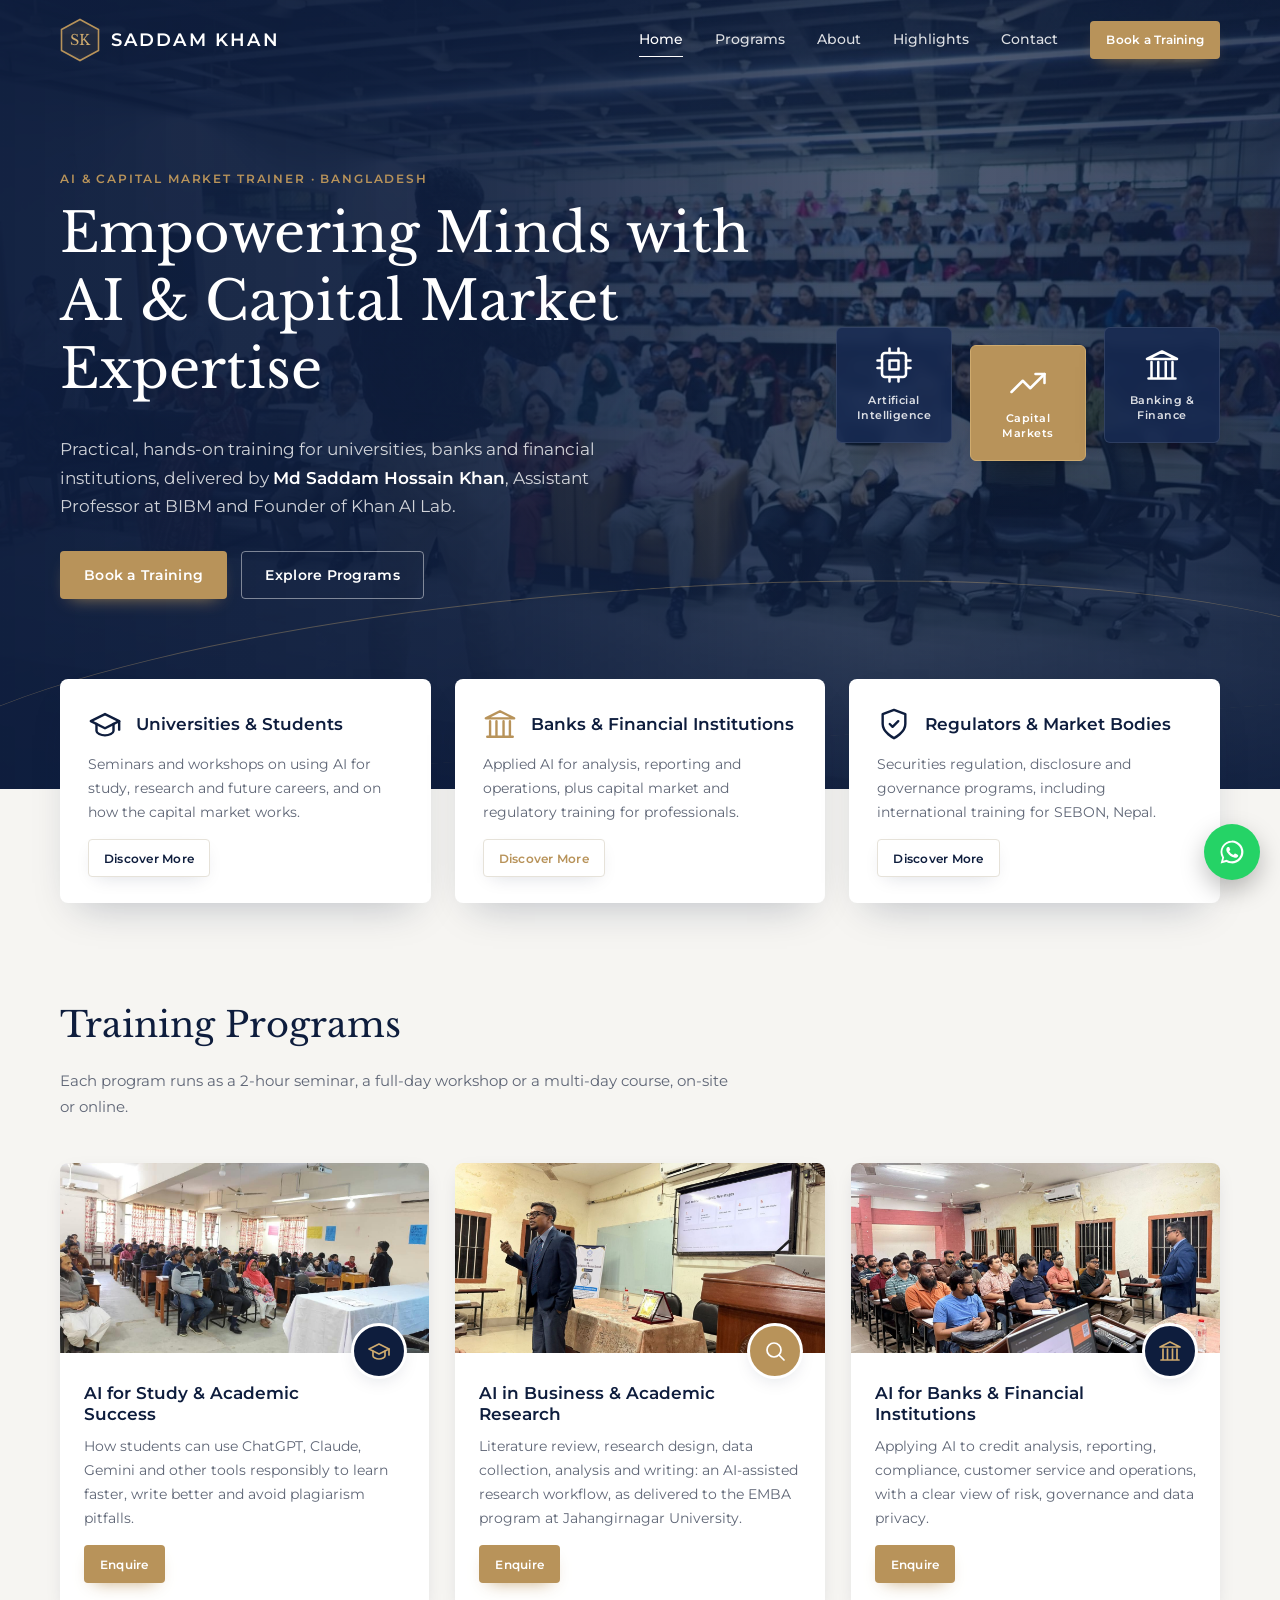
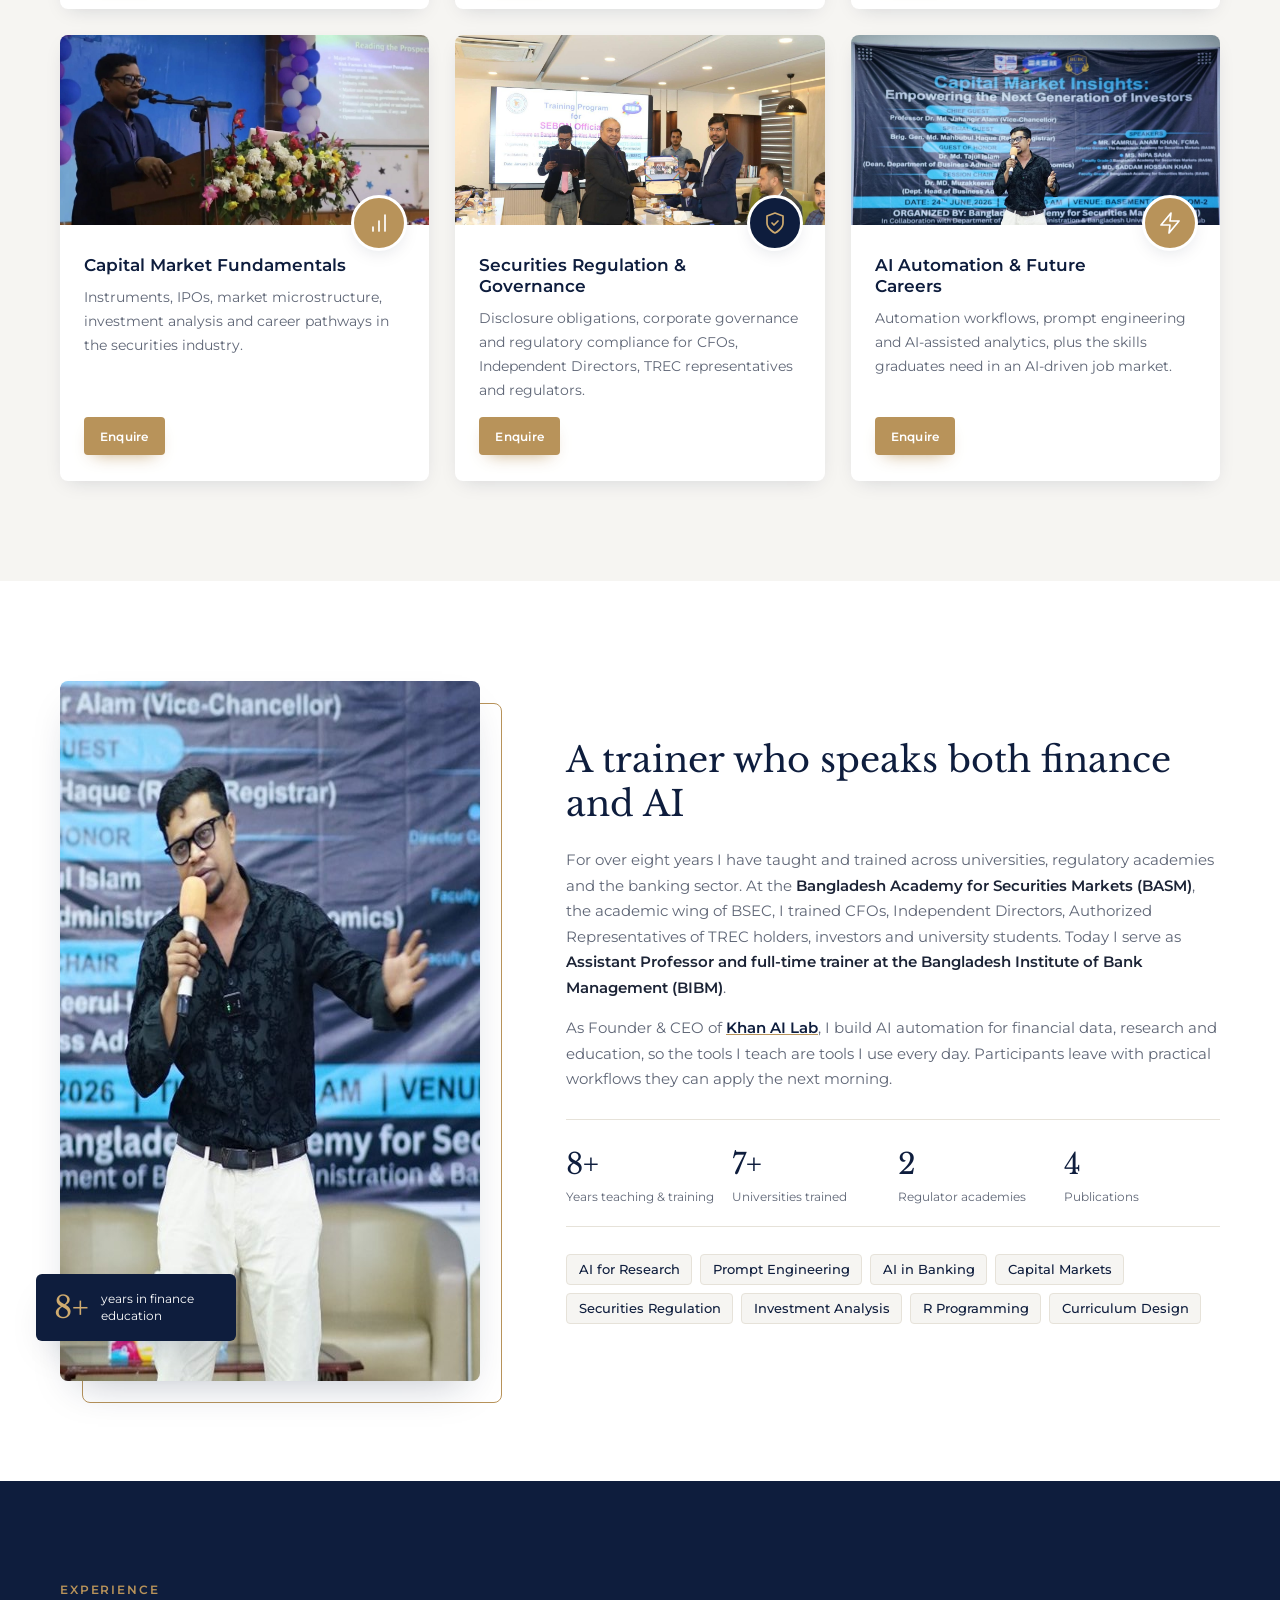
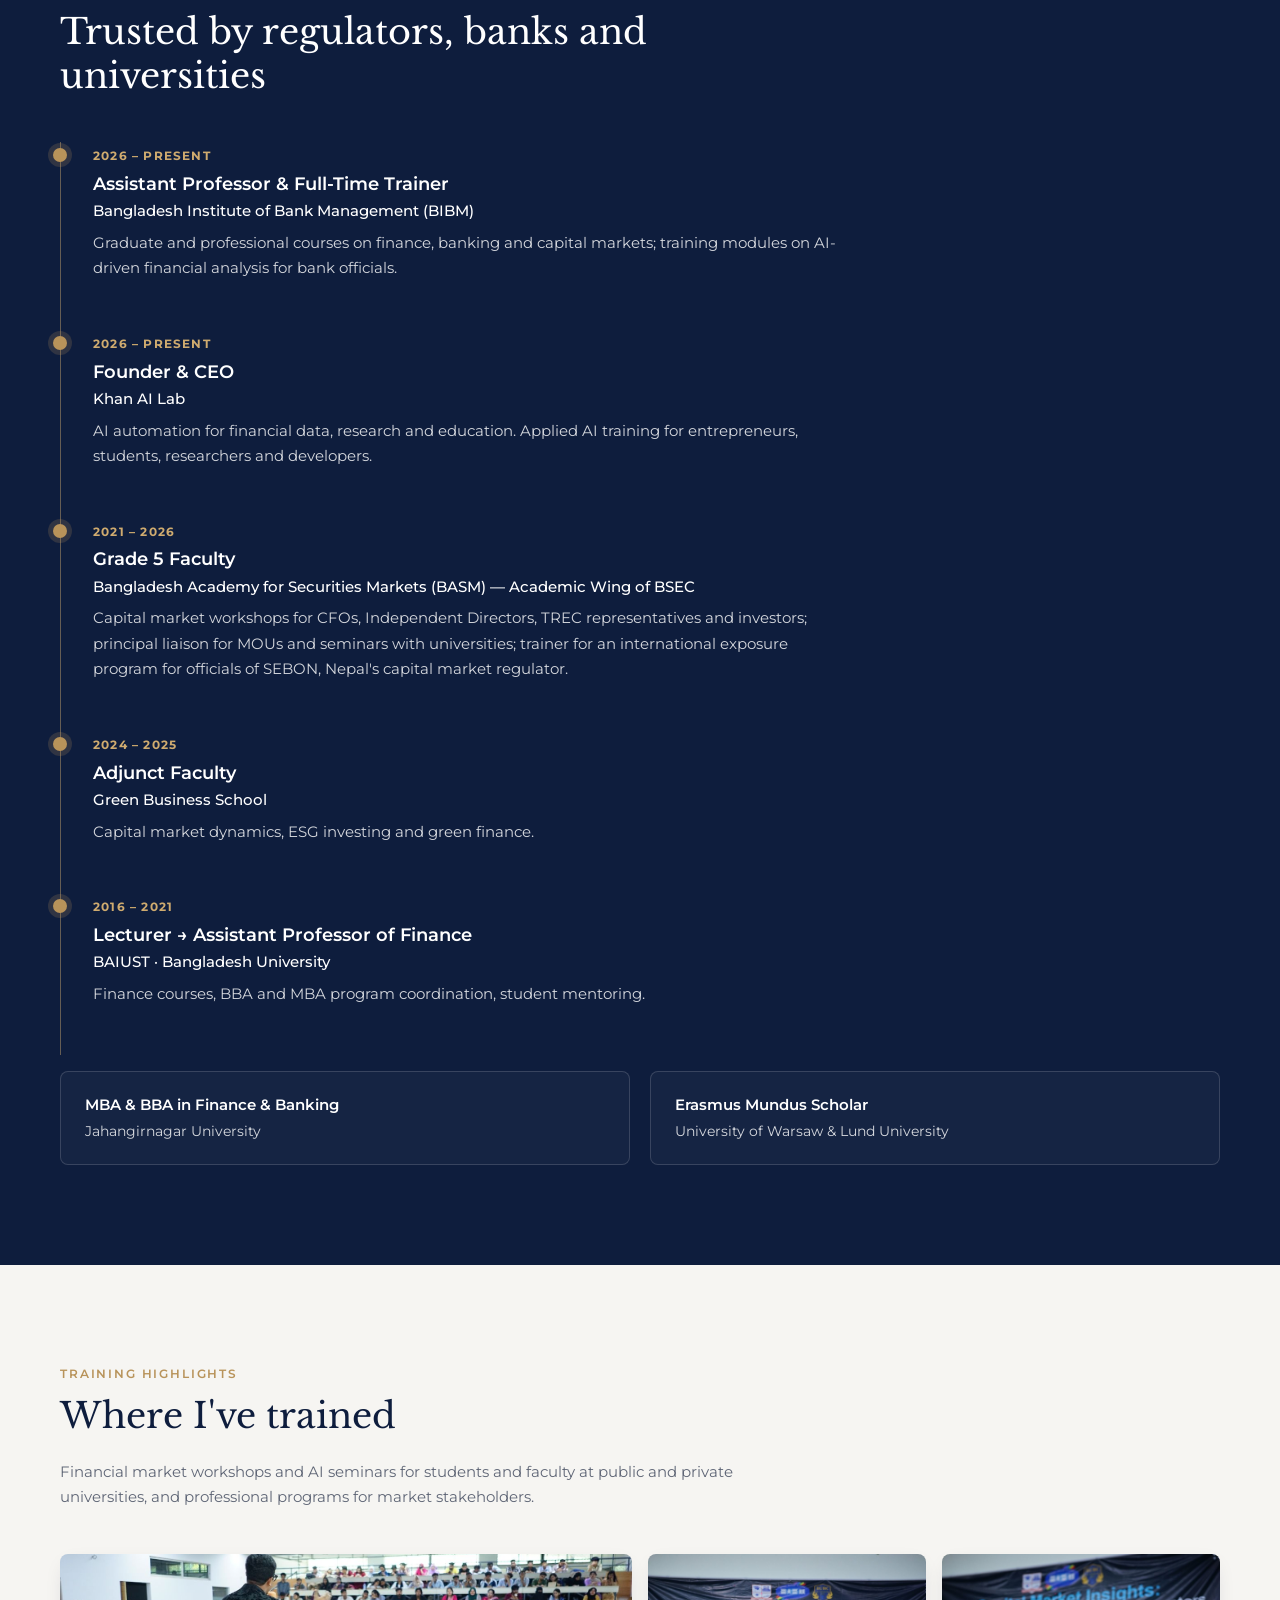
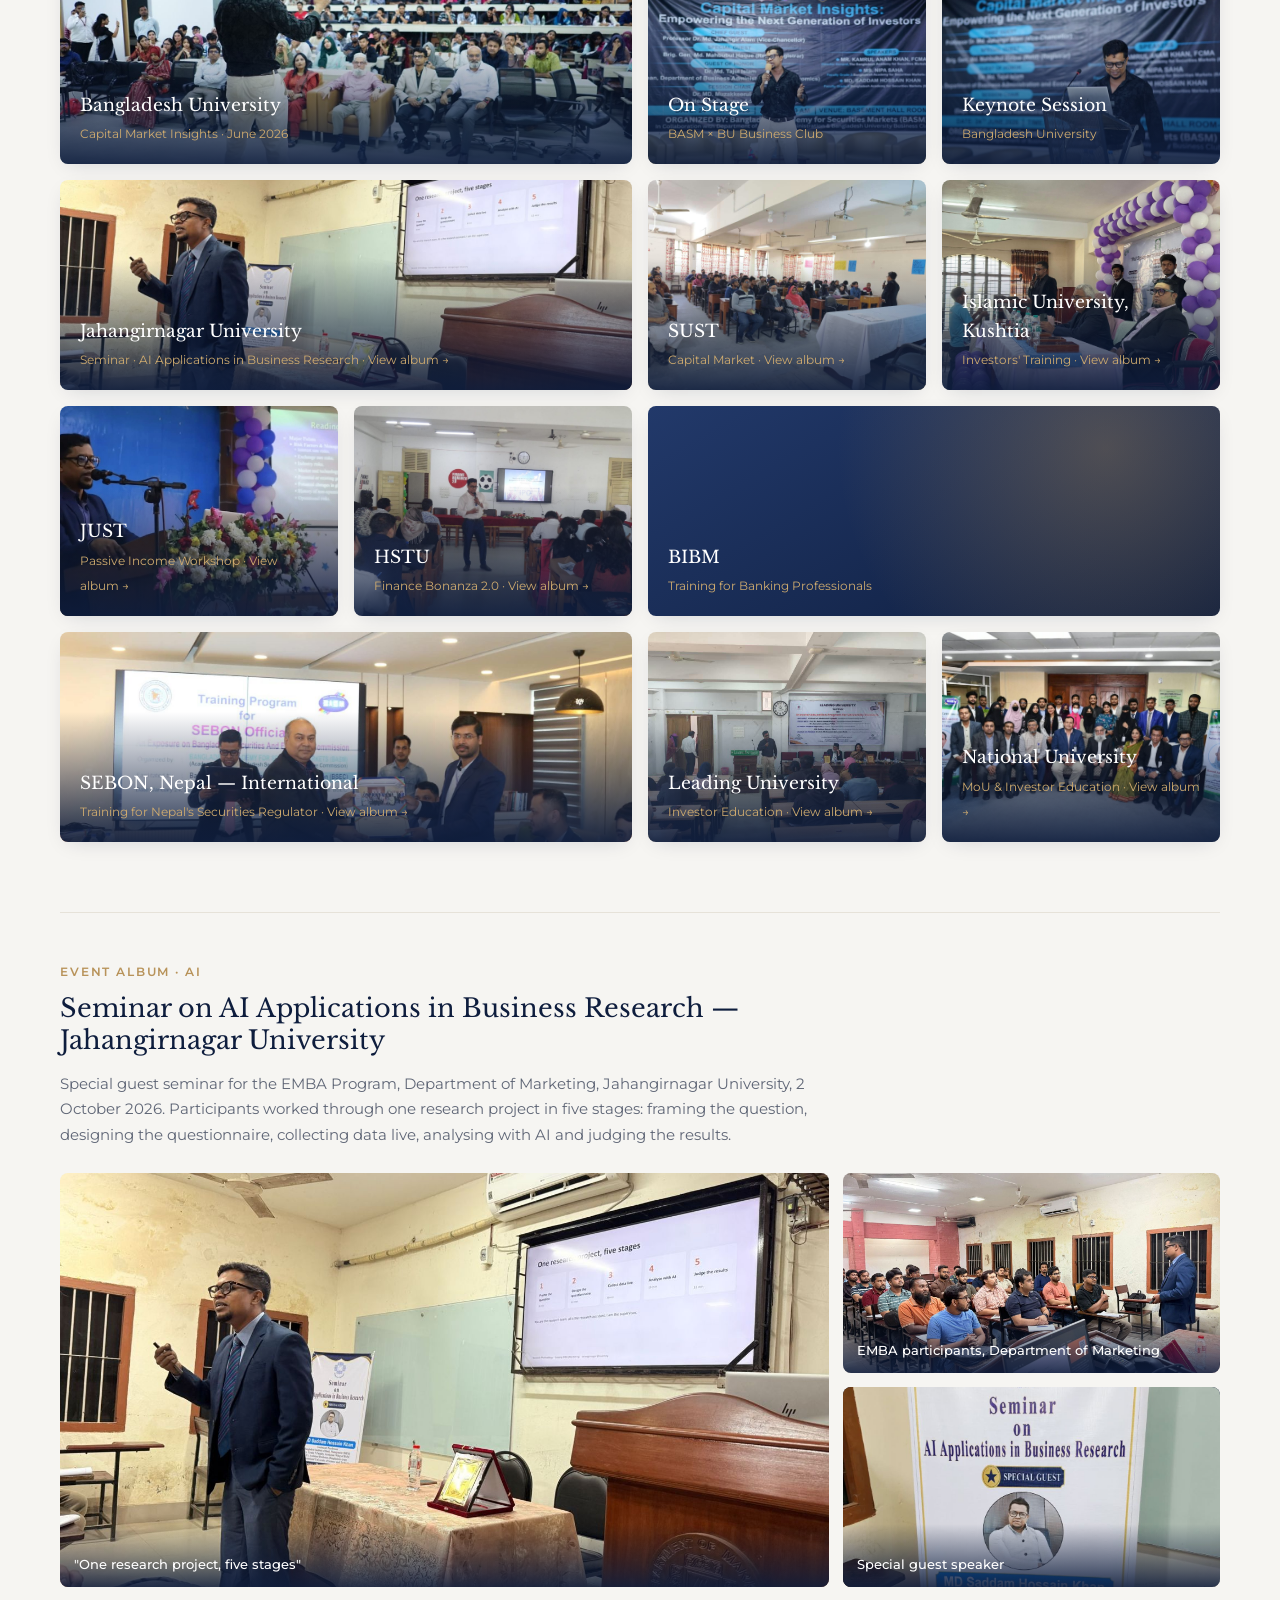
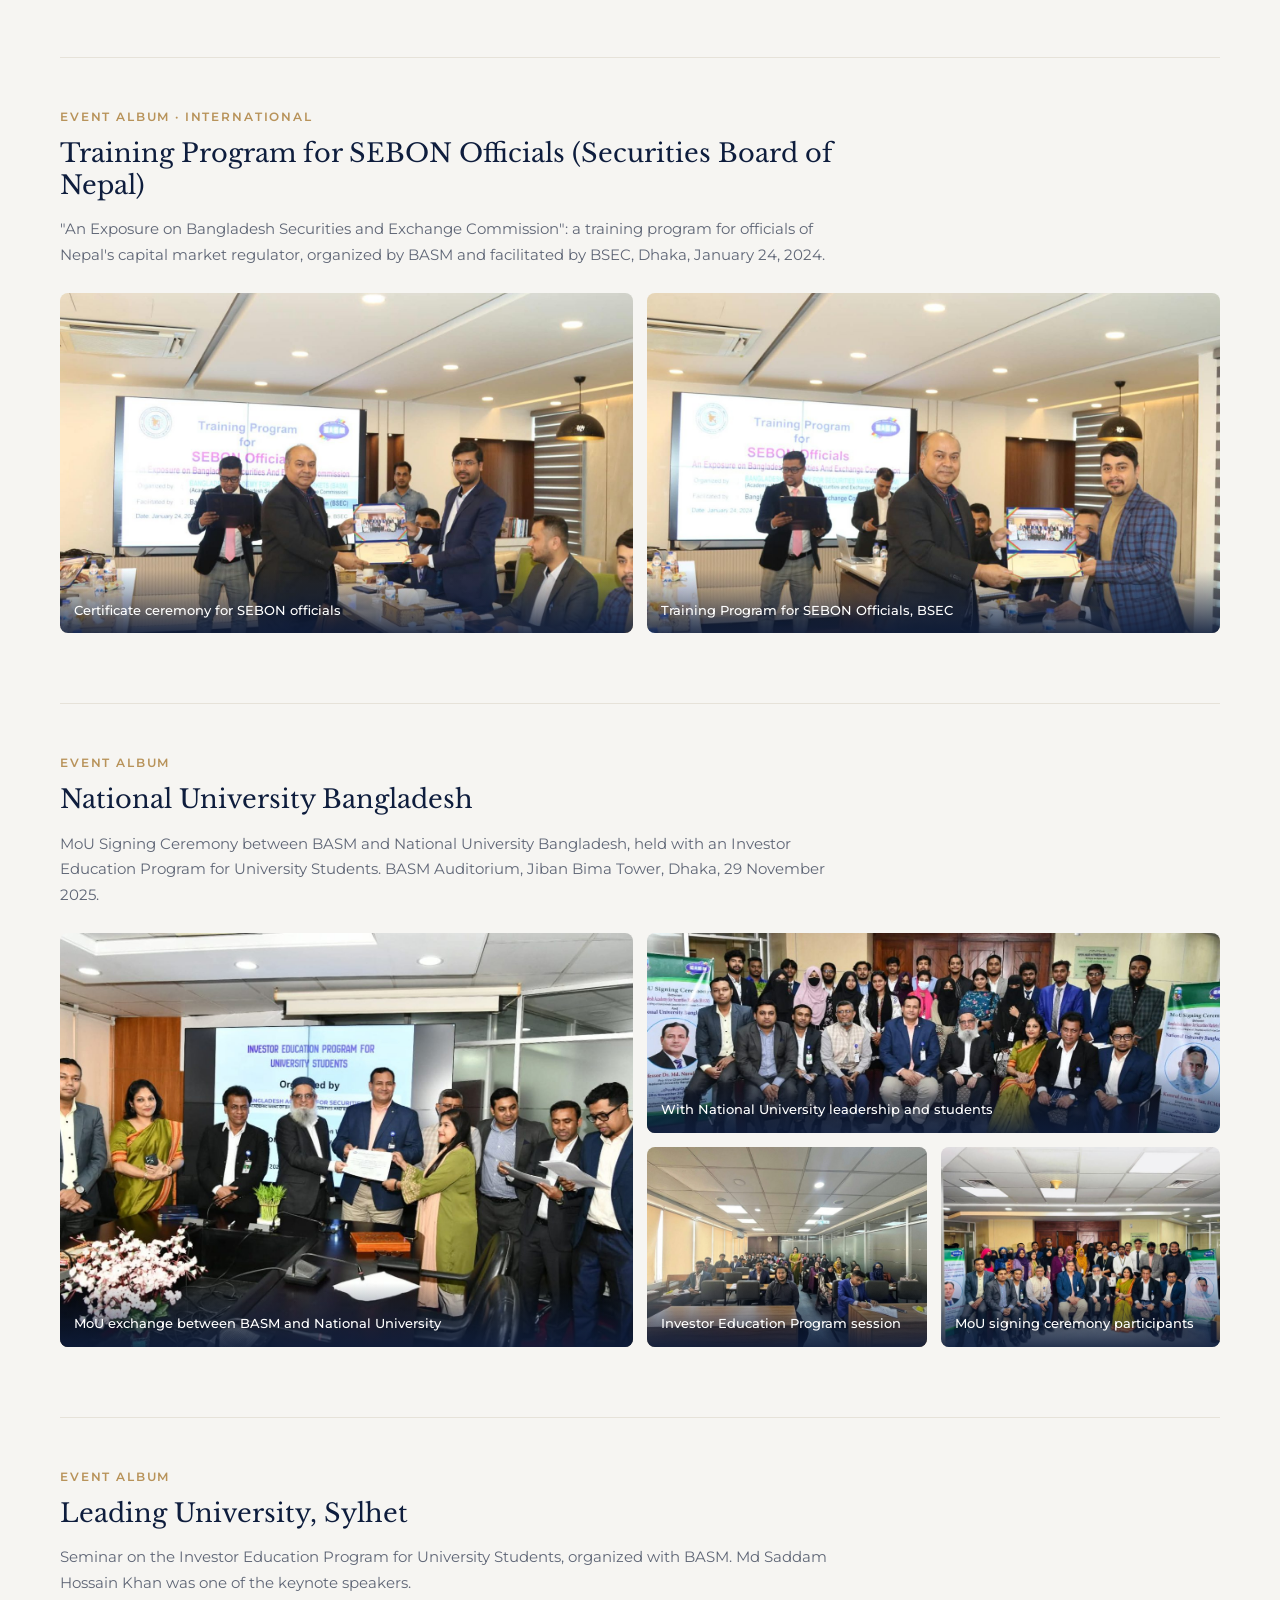
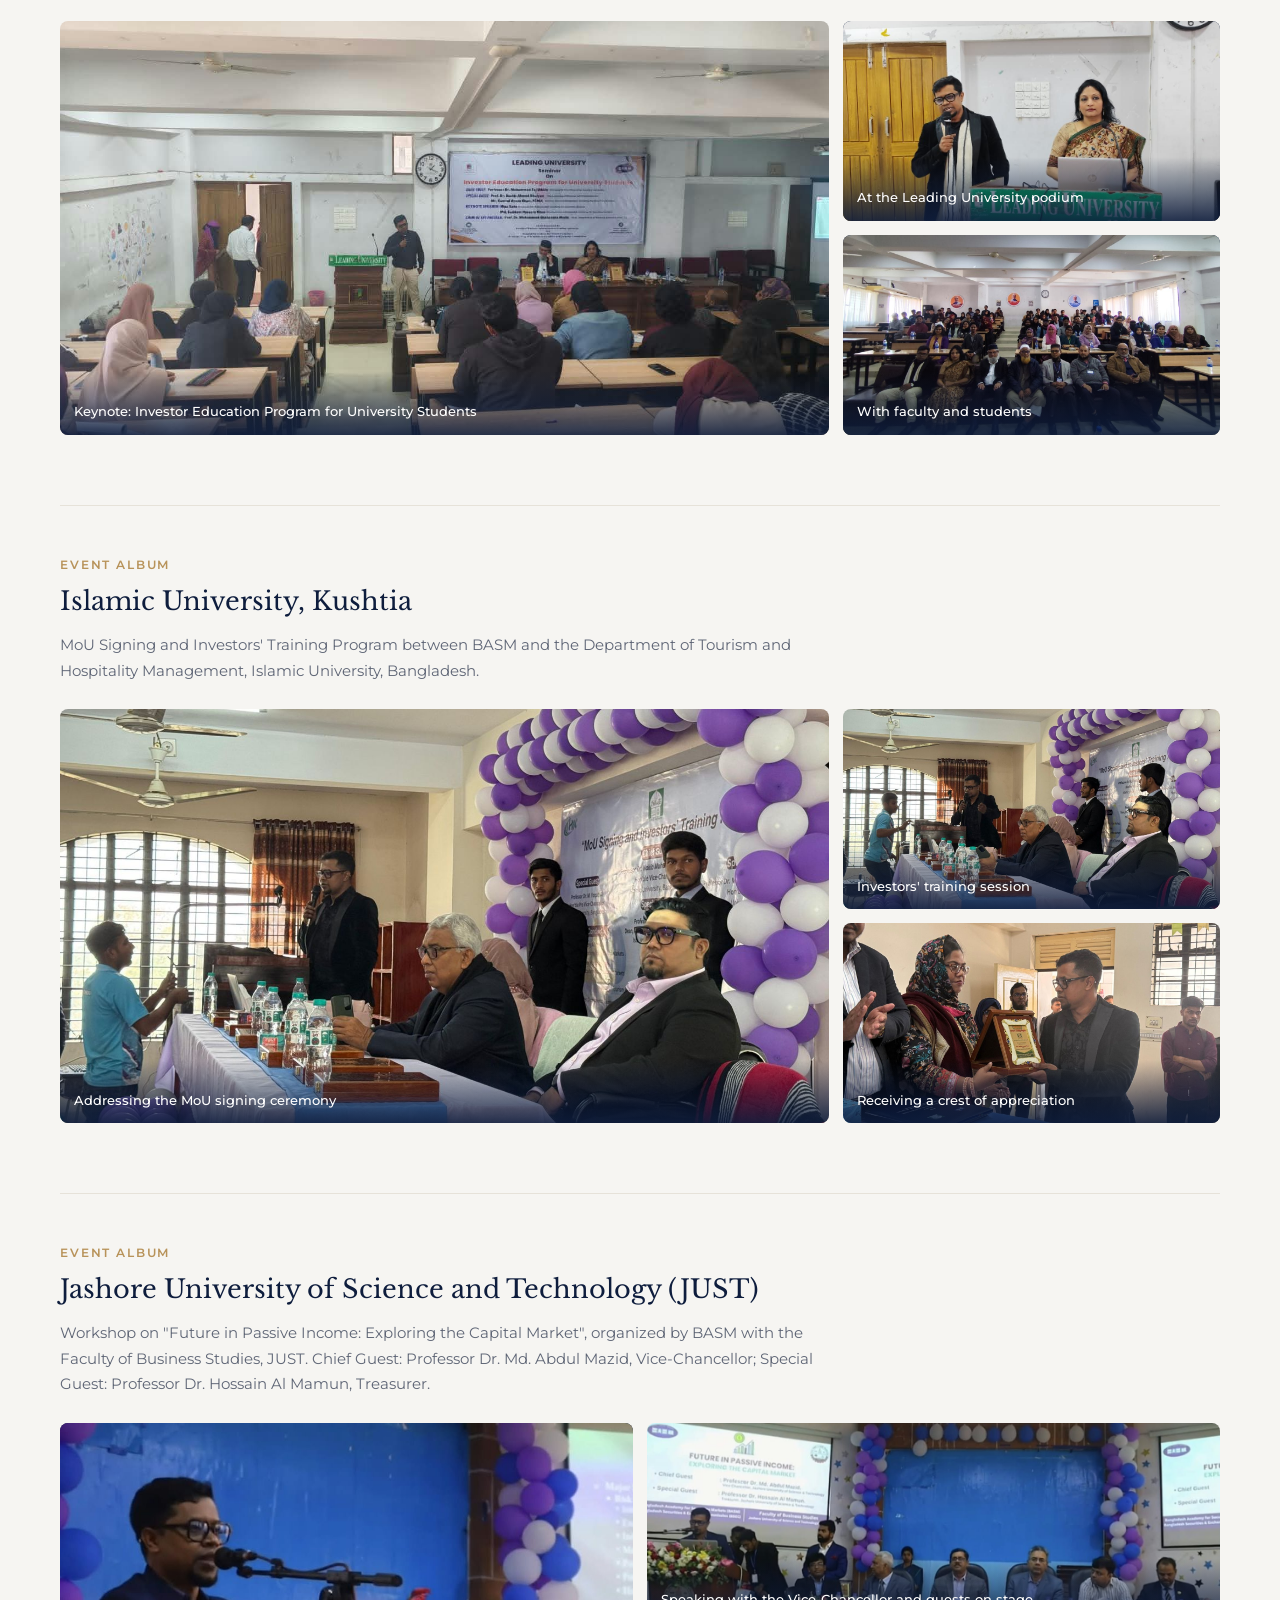
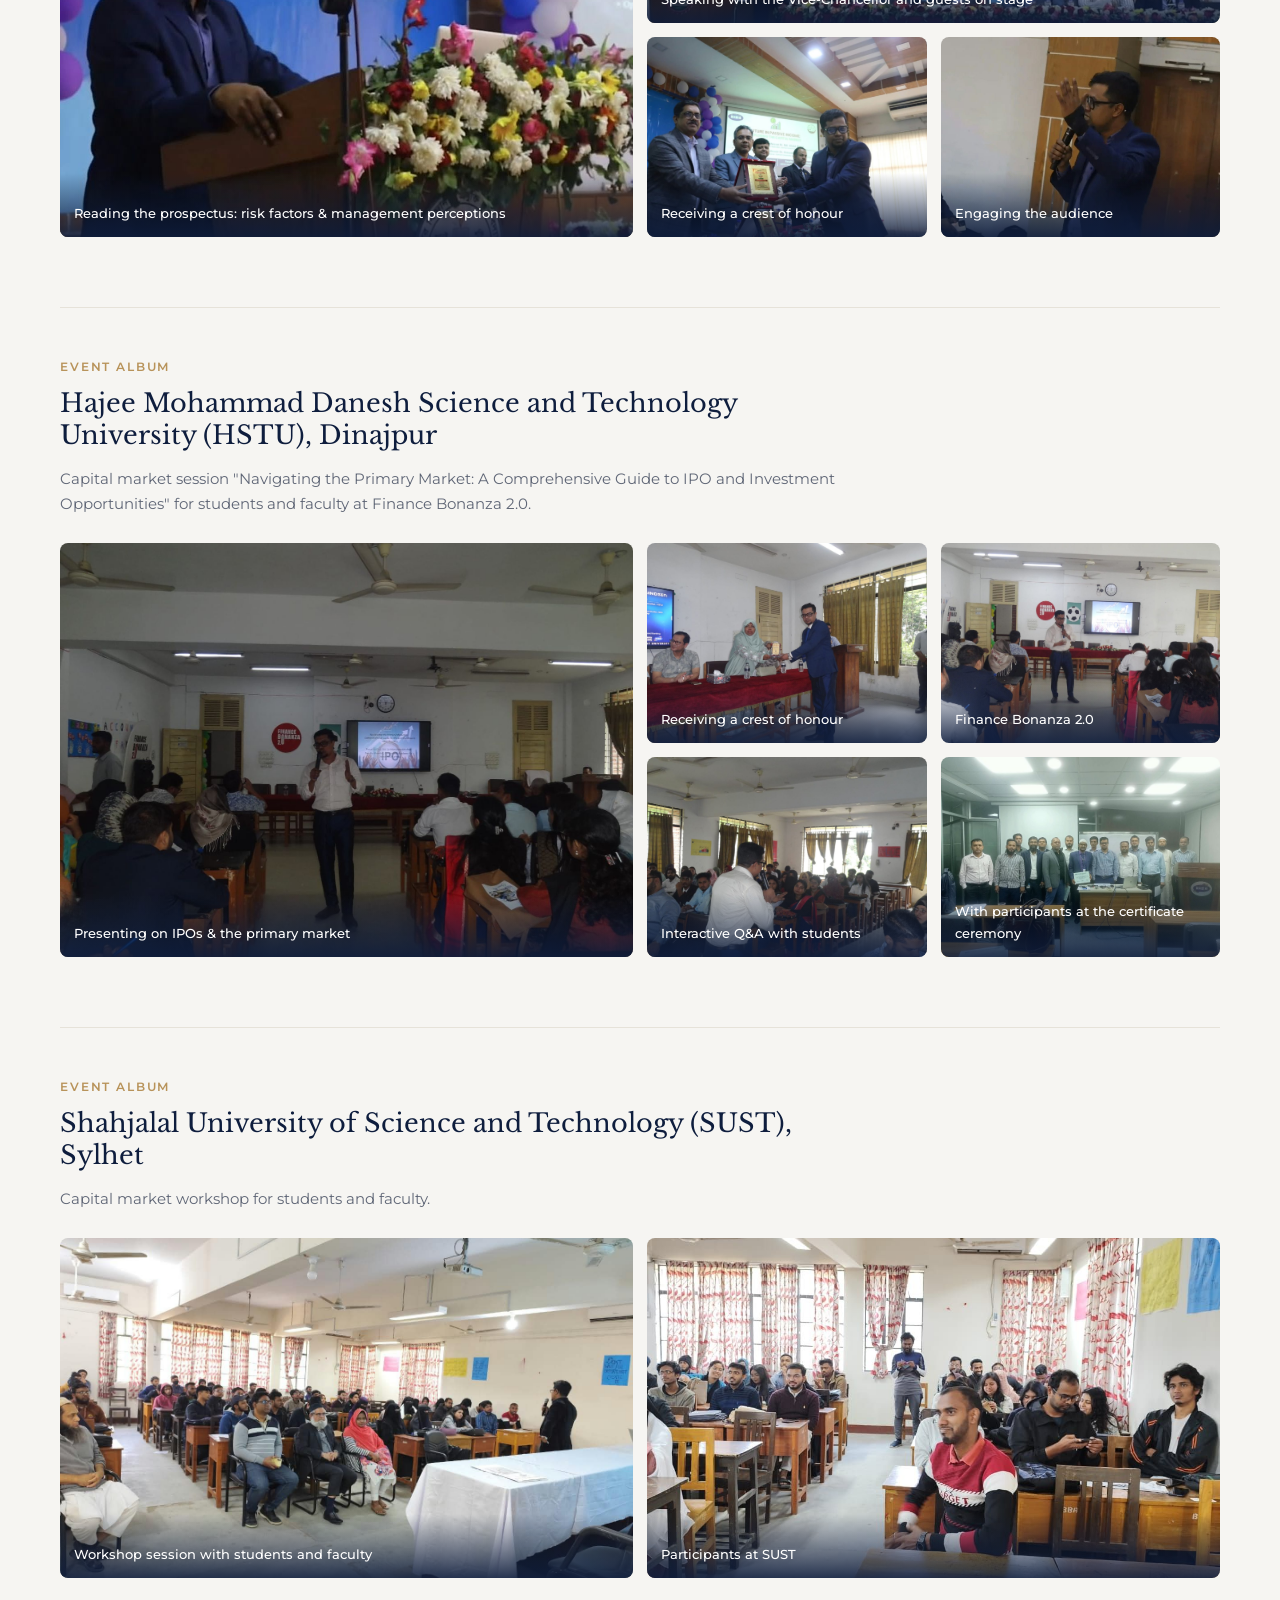
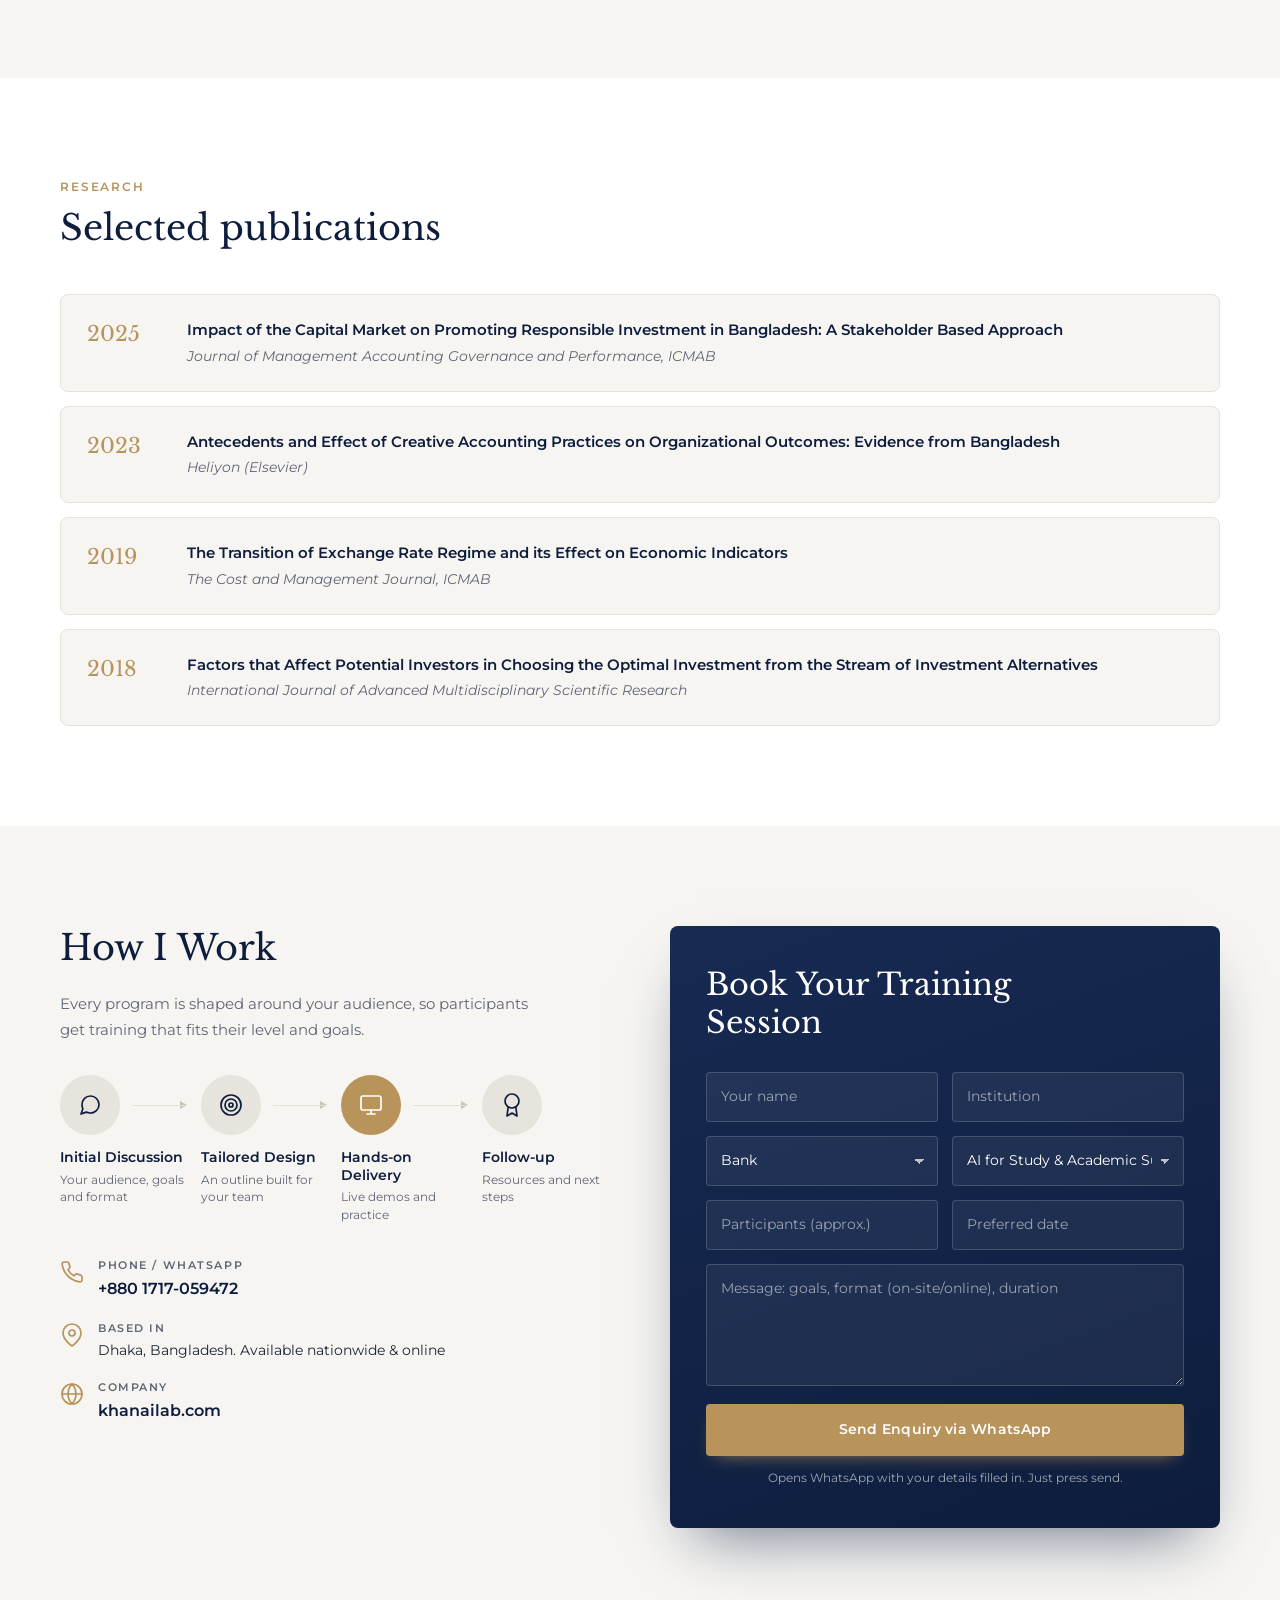
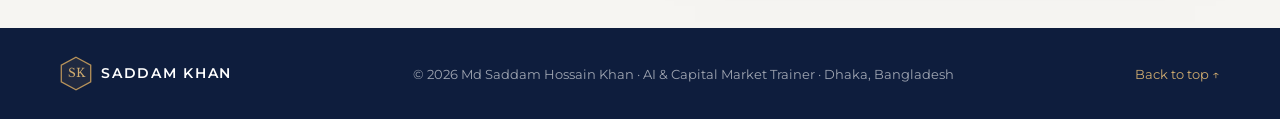
<file: index.html>
<!doctype html>
<html lang="en">
<head>
  <meta charset="utf-8">
  <meta name="viewport" content="width=device-width, initial-scale=1">
  <title>Md Saddam Hossain Khan | AI & Capital Market Trainer in Bangladesh</title>
  <meta name="description" content="Md Saddam Hossain Khan — corporate trainer and Assistant Professor at BIBM. Training on Artificial Intelligence, capital markets and finance for banks, financial institutions, and public & private universities across Bangladesh.">
  <meta name="keywords" content="AI trainer Bangladesh, artificial intelligence training Dhaka, capital market trainer, financial market trainer, AI for banks, AI for research, AI workshop university Bangladesh, banking trainer, BIBM, BASM, Saddam Khan, Khan AI Lab">
  <meta name="author" content="Md Saddam Hossain Khan">
  <link rel="canonical" href="https://saddambbaju.github.io/">

  <meta property="og:type" content="profile">
  <meta property="og:title" content="Md Saddam Hossain Khan — AI & Capital Market Trainer">
  <meta property="og:description" content="Practical AI and capital market training for banks, financial institutions and universities in Bangladesh.">
  <meta property="og:image" content="https://saddambbaju.github.io/assets/img/og-image.jpg">
  <meta property="og:url" content="https://saddambbaju.github.io/">
  <meta name="twitter:card" content="summary_large_image">

  <link rel="icon" href="assets/img/favicon.jpg">
  <link rel="preconnect" href="https://fonts.googleapis.com">
  <link rel="preconnect" href="https://fonts.gstatic.com" crossorigin>
  <link href="https://fonts.googleapis.com/css2?family=Libre+Baskerville:wght@400;700&family=Montserrat:wght@400;500;600;700&display=swap" rel="stylesheet">
  <link rel="stylesheet" href="assets/css/style.css">

  <script type="application/ld+json">
  {
    "@context": "https://schema.org",
    "@type": "Person",
    "name": "Md Saddam Hossain Khan",
    "alternateName": "Saddam Khan",
    "jobTitle": "AI & Capital Market Trainer; Assistant Professor",
    "url": "https://saddambbaju.github.io/",
    "image": "https://saddambbaju.github.io/assets/img/saddam-khan.jpg",
    "telephone": "+8801717059472",
    "address": {"@type": "PostalAddress", "addressLocality": "Dhaka", "addressCountry": "BD"},
    "worksFor": [
      {"@type": "Organization", "name": "Bangladesh Institute of Bank Management (BIBM)"},
      {"@type": "Organization", "name": "Khan AI Lab", "url": "https://khanailab.com/"}
    ],
    "alumniOf": [
      {"@type": "CollegeOrUniversity", "name": "Jahangirnagar University"},
      {"@type": "CollegeOrUniversity", "name": "University of Warsaw"},
      {"@type": "CollegeOrUniversity", "name": "Lund University"}
    ],
    "knowsAbout": ["Artificial Intelligence", "AI in Finance", "Capital Markets", "Securities Regulation", "Banking", "AI for Academic Research", "R Programming", "Investment Analysis"],
    "sameAs": ["https://khanailab.com/"]
  }
  </script>
</head>
<body>

<!-- Icon sprite -->
<svg width="0" height="0" style="position:absolute" aria-hidden="true">
  <defs>
    <symbol id="i-cpu" viewBox="0 0 24 24"><rect x="4" y="4" width="16" height="16" rx="2"/><rect x="9" y="9" width="6" height="6"/><path d="M9 1v3M15 1v3M9 20v3M15 20v3M20 9h3M20 14h3M1 9h3M1 14h3"/></symbol>
    <symbol id="i-trend" viewBox="0 0 24 24"><polyline points="23 6 13.5 15.5 8.5 10.5 1 18"/><polyline points="17 6 23 6 23 12"/></symbol>
    <symbol id="i-bank" viewBox="0 0 24 24"><path d="M3 21h18M5 21V10M19 21V10M9.5 21V10M14.5 21V10M12 3 2 8h20z"/></symbol>
    <symbol id="i-shield" viewBox="0 0 24 24"><path d="M12 22s8-4 8-10V5l-8-3-8 3v7c0 6 8 10 8 10z"/><polyline points="9 12 11 14 15 10"/></symbol>
    <symbol id="i-cap" viewBox="0 0 24 24"><path d="M22 10 12 5 2 10l10 5 10-5z"/><path d="M6 12v5c0 1.5 3 3 6 3s6-1.5 6-3v-5"/><path d="M22 10v6"/></symbol>
    <symbol id="i-search" viewBox="0 0 24 24"><circle cx="11" cy="11" r="7"/><path d="m21 21-5-5"/></symbol>
    <symbol id="i-zap" viewBox="0 0 24 24"><polygon points="13 2 3 14 12 14 11 22 21 10 12 10 13 2"/></symbol>
    <symbol id="i-chart" viewBox="0 0 24 24"><path d="M12 20V10M18 20V4M6 20v-4"/></symbol>
    <symbol id="i-chat" viewBox="0 0 24 24"><path d="M21 11.5a8.4 8.4 0 0 1-9 8.5 8.4 8.4 0 0 1-3.8-.9L3 21l1.9-5.2a8.4 8.4 0 0 1-.9-3.8A8.5 8.5 0 0 1 12.5 3 8.5 8.5 0 0 1 21 11.5z"/></symbol>
    <symbol id="i-target" viewBox="0 0 24 24"><circle cx="12" cy="12" r="10"/><circle cx="12" cy="12" r="6"/><circle cx="12" cy="12" r="2"/></symbol>
    <symbol id="i-screen" viewBox="0 0 24 24"><rect x="2" y="3" width="20" height="14" rx="2"/><path d="M8 21h8M12 17v4"/></symbol>
    <symbol id="i-award" viewBox="0 0 24 24"><circle cx="12" cy="8" r="7"/><polyline points="8.2 13.9 7 23 12 20 17 23 15.8 13.9"/></symbol>
    <symbol id="i-phone" viewBox="0 0 24 24"><path d="M22 16.9v3a2 2 0 0 1-2.2 2 19.8 19.8 0 0 1-8.6-3.1 19.5 19.5 0 0 1-6-6A19.8 19.8 0 0 1 2.1 4.2 2 2 0 0 1 4.1 2h3a2 2 0 0 1 2 1.7c.1.9.4 1.8.7 2.7a2 2 0 0 1-.5 2.1L8 9.8a16 16 0 0 0 6 6l1.3-1.3a2 2 0 0 1 2.1-.4c.9.3 1.8.6 2.7.7a2 2 0 0 1 1.7 2z"/></symbol>
    <symbol id="i-pin" viewBox="0 0 24 24"><path d="M21 10c0 7-9 13-9 13s-9-6-9-13a9 9 0 0 1 18 0z"/><circle cx="12" cy="10" r="3"/></symbol>
    <symbol id="i-globe" viewBox="0 0 24 24"><circle cx="12" cy="12" r="10"/><path d="M2 12h20M12 2a15.3 15.3 0 0 1 4 10 15.3 15.3 0 0 1-4 10 15.3 15.3 0 0 1-4-10 15.3 15.3 0 0 1 4-10z"/></symbol>
  </defs>
</svg>

<header class="nav" id="top">
  <div class="container nav__inner">
    <a href="#top" class="brand" aria-label="Saddam Khan, home">
      <span class="brand__mark">SK</span>
      <span class="brand__name">Saddam Khan</span>
    </a>
    <button class="nav__toggle" aria-label="Open menu" aria-expanded="false">☰</button>
    <nav class="nav__links">
      <a href="#top" class="is-active">Home</a>
      <a href="#programs">Programs</a>
      <a href="#about">About</a>
      <a href="#highlights">Highlights</a>
      <a href="#book">Contact</a>
      <a href="#book" class="btn btn--gold btn--sm">Book a Training</a>
    </nav>
  </div>
</header>

<main>
  <!-- HERO -->
  <section class="hero">
    <div class="hero__bg" aria-hidden="true"></div>
    <div class="container hero__grid">
      <div class="hero__text reveal">
        <p class="eyebrow">AI &amp; Capital Market Trainer · Bangladesh</p>
        <h1>Empowering Minds with AI &amp; Capital Market Expertise</h1>
        <p class="lead">Practical, hands-on training for universities, banks and financial institutions, delivered by <strong>Md Saddam Hossain Khan</strong>, Assistant Professor at BIBM and Founder of Khan AI Lab.</p>
        <div class="hero__cta">
          <a href="#book" class="btn btn--gold">Book a Training</a>
          <a href="#programs" class="btn btn--ghost">Explore Programs</a>
        </div>
      </div>
      <div class="hero__tiles reveal" aria-hidden="true">
        <div class="hero__tile"><svg class="i"><use href="#i-cpu"/></svg><span>Artificial Intelligence</span></div>
        <div class="hero__tile hero__tile--gold"><svg class="i"><use href="#i-trend"/></svg><span>Capital Markets</span></div>
        <div class="hero__tile"><svg class="i"><use href="#i-bank"/></svg><span>Banking &amp; Finance</span></div>
      </div>
    </div>
  </section>

  <!-- FEATURE CARDS (overlap hero) -->
  <section class="features">
    <div class="container features__grid">
      <article class="feature reveal">
        <div class="feature__head"><svg class="i"><use href="#i-cap"/></svg><h3>Universities &amp; Students</h3></div>
        <p>Seminars and workshops on using AI for study, research and future careers, and on how the capital market works.</p>
        <a href="#programs" class="btn btn--outline btn--sm">Discover More</a>
      </article>
      <article class="feature reveal">
        <div class="feature__head"><svg class="i i--gold"><use href="#i-bank"/></svg><h3>Banks &amp; Financial Institutions</h3></div>
        <p>Applied AI for analysis, reporting and operations, plus capital market and regulatory training for professionals.</p>
        <a href="#programs" class="btn btn--outline btn--outline-gold btn--sm">Discover More</a>
      </article>
      <article class="feature reveal">
        <div class="feature__head"><svg class="i"><use href="#i-shield"/></svg><h3>Regulators &amp; Market Bodies</h3></div>
        <p>Securities regulation, disclosure and governance programs, including international training for SEBON, Nepal.</p>
        <a href="#programs" class="btn btn--outline btn--sm">Discover More</a>
      </article>
    </div>
  </section>

  <!-- PROGRAMS -->
  <section class="section" id="programs">
    <div class="container">
      <div class="section__head reveal">
        <h2>Training Programs</h2>
        <p>Each program runs as a 2-hour seminar, a full-day workshop or a multi-day course, on-site or online.</p>
      </div>
      <div class="solutions">
        <article class="solution reveal">
          <div class="solution__img"><img src="assets/img/gallery/sust-session.jpg" alt="Students at a workshop" loading="lazy"><span class="solution__badge"><svg class="i"><use href="#i-cap"/></svg></span></div>
          <div class="solution__body">
            <h3>AI for Study &amp; Academic Success</h3>
            <p>How students can use ChatGPT, Claude, Gemini and other tools responsibly to learn faster, write better and avoid plagiarism pitfalls.</p>
            <a href="#book" class="btn btn--gold btn--sm" data-topic="AI for Study &amp; Academic Success">Enquire</a>
          </div>
        </article>
        <article class="solution reveal">
          <div class="solution__img"><img src="assets/img/gallery/ju-ai-seminar-presenting.jpg" alt="Presenting an AI research workflow at Jahangirnagar University" loading="lazy"><span class="solution__badge solution__badge--gold"><svg class="i"><use href="#i-search"/></svg></span></div>
          <div class="solution__body">
            <h3>AI in Business &amp; Academic Research</h3>
            <p>Literature review, research design, data collection, analysis and writing: an AI-assisted research workflow, as delivered to the EMBA program at Jahangirnagar University.</p>
            <a href="#book" class="btn btn--gold btn--sm" data-topic="AI in Business &amp; Academic Research">Enquire</a>
          </div>
        </article>
        <article class="solution reveal">
          <div class="solution__img"><img src="assets/img/gallery/ju-ai-seminar-audience.jpg" alt="Working professionals in a training session" loading="lazy"><span class="solution__badge"><svg class="i"><use href="#i-bank"/></svg></span></div>
          <div class="solution__body">
            <h3>AI for Banks &amp; Financial Institutions</h3>
            <p>Applying AI to credit analysis, reporting, compliance, customer service and operations, with a clear view of risk, governance and data privacy.</p>
            <a href="#book" class="btn btn--gold btn--sm" data-topic="AI for Banks &amp; Financial Institutions">Enquire</a>
          </div>
        </article>
        <article class="solution reveal">
          <div class="solution__img"><img src="assets/img/gallery/just-podium.jpg" alt="Capital market workshop at JUST" loading="lazy" style="object-position: left center"><span class="solution__badge solution__badge--gold"><svg class="i"><use href="#i-chart"/></svg></span></div>
          <div class="solution__body">
            <h3>Capital Market Fundamentals</h3>
            <p>Instruments, IPOs, market microstructure, investment analysis and career pathways in the securities industry.</p>
            <a href="#book" class="btn btn--gold btn--sm" data-topic="Capital Market Fundamentals">Enquire</a>
          </div>
        </article>
        <article class="solution reveal">
          <div class="solution__img"><img src="assets/img/gallery/sebon-certificate-1.jpg" alt="Training program for SEBON officials" loading="lazy"><span class="solution__badge"><svg class="i"><use href="#i-shield"/></svg></span></div>
          <div class="solution__body">
            <h3>Securities Regulation &amp; Governance</h3>
            <p>Disclosure obligations, corporate governance and regulatory compliance for CFOs, Independent Directors, TREC representatives and regulators.</p>
            <a href="#book" class="btn btn--gold btn--sm" data-topic="Securities Regulation &amp; Governance">Enquire</a>
          </div>
        </article>
        <article class="solution reveal">
          <div class="solution__img"><img src="assets/img/gallery/bu-capital-market-speaking.jpg" alt="Speaking on stage at Bangladesh University" loading="lazy" style="object-position: center 30%"><span class="solution__badge solution__badge--gold"><svg class="i"><use href="#i-zap"/></svg></span></div>
          <div class="solution__body">
            <h3>AI Automation &amp; Future Careers</h3>
            <p>Automation workflows, prompt engineering and AI-assisted analytics, plus the skills graduates need in an AI-driven job market.</p>
            <a href="#book" class="btn btn--gold btn--sm" data-topic="AI Automation &amp; Future Careers">Enquire</a>
          </div>
        </article>
      </div>
    </div>
  </section>

  <!-- ABOUT -->
  <section class="section section--tint" id="about">
    <div class="container about">
      <div class="about__photo reveal">
        <img src="assets/img/saddam-khan.jpg" alt="Md Saddam Hossain Khan speaking at a capital market seminar" width="560" height="700" loading="lazy">
        <div class="about__badge"><strong>8+</strong><span>years in finance education</span></div>
      </div>
      <div class="about__body reveal">
        <h2>A trainer who speaks both finance and AI</h2>
        <p>For over eight years I have taught and trained across universities, regulatory academies and the banking sector. At the <strong>Bangladesh Academy for Securities Markets (BASM)</strong>, the academic wing of BSEC, I trained CFOs, Independent Directors, Authorized Representatives of TREC holders, investors and university students. Today I serve as <strong>Assistant Professor and full-time trainer at the Bangladesh Institute of Bank Management (BIBM)</strong>.</p>
        <p>As Founder &amp; CEO of <a href="https://khanailab.com/" target="_blank" rel="noopener">Khan AI Lab</a>, I build AI automation for financial data, research and education, so the tools I teach are tools I use every day. Participants leave with practical workflows they can apply the next morning.</p>
        <div class="stats">
          <div><strong>8+</strong><span>Years teaching &amp; training</span></div>
          <div><strong>7+</strong><span>Universities trained</span></div>
          <div><strong>2</strong><span>Regulator academies</span></div>
          <div><strong>4</strong><span>Publications</span></div>
        </div>
        <div class="chips">
          <span>AI for Research</span><span>Prompt Engineering</span><span>AI in Banking</span><span>Capital Markets</span><span>Securities Regulation</span><span>Investment Analysis</span><span>R Programming</span><span>Curriculum Design</span>
        </div>
      </div>
    </div>
  </section>

  <!-- EXPERIENCE -->
  <section class="section section--dark" id="experience">
    <div class="container">
      <div class="section__head reveal">
        <p class="eyebrow">Experience</p>
        <h2>Trusted by regulators, banks and universities</h2>
      </div>
      <ol class="timeline">
        <li class="reveal"><span class="timeline__date">2026 – Present</span><h3>Assistant Professor &amp; Full-Time Trainer</h3><p class="timeline__org">Bangladesh Institute of Bank Management (BIBM)</p><p>Graduate and professional courses on finance, banking and capital markets; training modules on AI-driven financial analysis for bank officials.</p></li>
        <li class="reveal"><span class="timeline__date">2026 – Present</span><h3>Founder &amp; CEO</h3><p class="timeline__org">Khan AI Lab</p><p>AI automation for financial data, research and education. Applied AI training for entrepreneurs, students, researchers and developers.</p></li>
        <li class="reveal"><span class="timeline__date">2021 – 2026</span><h3>Grade 5 Faculty</h3><p class="timeline__org">Bangladesh Academy for Securities Markets (BASM) — Academic Wing of BSEC</p><p>Capital market workshops for CFOs, Independent Directors, TREC representatives and investors; principal liaison for MOUs and seminars with universities; trainer for an international exposure program for officials of SEBON, Nepal's capital market regulator.</p></li>
        <li class="reveal"><span class="timeline__date">2024 – 2025</span><h3>Adjunct Faculty</h3><p class="timeline__org">Green Business School</p><p>Capital market dynamics, ESG investing and green finance.</p></li>
        <li class="reveal"><span class="timeline__date">2016 – 2021</span><h3>Lecturer → Assistant Professor of Finance</h3><p class="timeline__org">BAIUST · Bangladesh University</p><p>Finance courses, BBA and MBA program coordination, student mentoring.</p></li>
      </ol>
      <div class="edu reveal">
        <div><strong>MBA &amp; BBA in Finance &amp; Banking</strong><span>Jahangirnagar University</span></div>
        <div><strong>Erasmus Mundus Scholar</strong><span>University of Warsaw &amp; Lund University</span></div>
      </div>
    </div>
  </section>

  <!-- HIGHLIGHTS / GALLERY -->
  <section class="section" id="highlights">
    <div class="container">
      <div class="section__head reveal">
        <p class="eyebrow">Training Highlights</p>
        <h2>Where I've trained</h2>
        <p>Financial market workshops and AI seminars for students and faculty at public and private universities, and professional programs for market stakeholders.</p>
      </div>
      <!-- To add a photo: put the file in assets/img/gallery/ and set data-img="assets/img/gallery/yourfile.jpg" on the matching tile. -->
      <div class="gallery">
        <figure class="tile tile--wide" data-img="assets/img/gallery/bu-capital-market-audience.jpg"><figcaption><strong>Bangladesh University</strong><span>Capital Market Insights · June 2026</span></figcaption></figure>
        <figure class="tile" data-img="assets/img/gallery/bu-capital-market-speaking.jpg"><figcaption><strong>On Stage</strong><span>BASM × BU Business Club</span></figcaption></figure>
        <figure class="tile" data-img="assets/img/gallery/bu-capital-market-podium.jpg"><figcaption><strong>Keynote Session</strong><span>Bangladesh University</span></figcaption></figure>
        <figure class="tile tile--wide" data-img="assets/img/gallery/ju-ai-seminar-presenting.jpg"><a class="tile__link" href="#ju" aria-label="View Jahangirnagar University photo album"></a><figcaption><strong>Jahangirnagar University</strong><span>Seminar · AI Applications in Business Research · View album →</span></figcaption></figure>
        <figure class="tile" data-img="assets/img/gallery/sust-session.jpg"><a class="tile__link" href="#sust" aria-label="View SUST photo album"></a><figcaption><strong>SUST</strong><span>Capital Market · View album →</span></figcaption></figure>
        <figure class="tile" data-img="assets/img/gallery/iu-mou-address.jpg"><a class="tile__link" href="#iu" aria-label="View Islamic University photo album"></a><figcaption><strong>Islamic University, Kushtia</strong><span>Investors' Training · View album →</span></figcaption></figure>
        <figure class="tile" data-img="assets/img/gallery/just-podium.jpg"><a class="tile__link" href="#just" aria-label="View JUST photo album"></a><figcaption><strong>JUST</strong><span>Passive Income Workshop · View album →</span></figcaption></figure>
        <figure class="tile" data-img="assets/img/gallery/hstu-finance-bonanza.jpg"><a class="tile__link" href="#hstu" aria-label="View HSTU photo album"></a><figcaption><strong>HSTU</strong><span>Finance Bonanza 2.0 · View album →</span></figcaption></figure>
        <figure class="tile tile--wide" data-img=""><figcaption><strong>BIBM</strong><span>Training for Banking Professionals</span></figcaption></figure>
        <figure class="tile tile--wide" data-img="assets/img/gallery/sebon-certificate-1.jpg"><a class="tile__link" href="#sebon" aria-label="View SEBON photo album"></a><figcaption><strong>SEBON, Nepal — International</strong><span>Training for Nepal's Securities Regulator · View album →</span></figcaption></figure>
        <figure class="tile" data-img="assets/img/gallery/lu-seminar.jpg"><a class="tile__link" href="#lu" aria-label="View Leading University photo album"></a><figcaption><strong>Leading University</strong><span>Investor Education · View album →</span></figcaption></figure>
        <figure class="tile" data-img="assets/img/gallery/nu-group.jpg"><a class="tile__link" href="#nu" aria-label="View National University photo album"></a><figcaption><strong>National University</strong><span>MoU &amp; Investor Education · View album →</span></figcaption></figure>
      </div>

      <!-- Event album: Jahangirnagar University -->
      <div class="album" id="ju">
        <div class="album__head reveal">
          <p class="eyebrow">Event Album · AI</p>
          <h3>Seminar on AI Applications in Business Research — Jahangirnagar University</h3>
          <p>Special guest seminar for the EMBA Program, Department of Marketing, Jahangirnagar University, 2 October 2026. Participants worked through one research project in five stages: framing the question, designing the questionnaire, collecting data live, analysing with AI and judging the results.</p>
        </div>
        <div class="album__grid album__grid--3">
          <figure class="album__item album__item--lead"><img src="assets/img/gallery/ju-ai-seminar-presenting.jpg" alt="Md Saddam Hossain Khan presenting a five-stage AI research workflow at Jahangirnagar University" loading="lazy" width="1400" height="1050"><figcaption>"One research project, five stages"</figcaption></figure>
          <figure class="album__item"><img src="assets/img/gallery/ju-ai-seminar-audience.jpg" alt="EMBA participants at the AI in business research seminar, Jahangirnagar University" loading="lazy" width="1400" height="1050"><figcaption>EMBA participants, Department of Marketing</figcaption></figure>
          <figure class="album__item album__item--top"><img src="assets/img/gallery/ju-ai-seminar-banner.jpg" alt="Seminar banner: AI Applications in Business Research, special guest Md Saddam Hossain Khan" loading="lazy" width="1050" height="1400"><figcaption>Special guest speaker</figcaption></figure>
        </div>
      </div>

      <!-- Event album: SEBON -->
      <div class="album" id="sebon">
        <div class="album__head reveal">
          <p class="eyebrow">Event Album · International</p>
          <h3>Training Program for SEBON Officials (Securities Board of Nepal)</h3>
          <p>"An Exposure on Bangladesh Securities and Exchange Commission": a training program for officials of Nepal's capital market regulator, organized by BASM and facilitated by BSEC, Dhaka, January 24, 2024.</p>
        </div>
        <div class="album__grid album__grid--2">
          <figure class="album__item"><img src="assets/img/gallery/sebon-certificate-1.jpg" alt="Certificate ceremony for SEBON officials at BSEC, with Md Saddam Hossain Khan conducting" loading="lazy" width="1400" height="933"><figcaption>Certificate ceremony for SEBON officials</figcaption></figure>
          <figure class="album__item"><img src="assets/img/gallery/sebon-certificate-2.jpg" alt="SEBON official receiving a training certificate at BSEC" loading="lazy" width="1400" height="933"><figcaption>Training Program for SEBON Officials, BSEC</figcaption></figure>
        </div>
      </div>

      <!-- Event album: National University -->
      <div class="album" id="nu">
        <div class="album__head reveal">
          <p class="eyebrow">Event Album</p>
          <h3>National University Bangladesh</h3>
          <p>MoU Signing Ceremony between BASM and National University Bangladesh, held with an Investor Education Program for University Students. BASM Auditorium, Jiban Bima Tower, Dhaka, 29 November 2025.</p>
        </div>
        <div class="album__grid">
          <figure class="album__item album__item--lead"><img src="assets/img/gallery/nu-mou-exchange.jpg" alt="Exchange of the MoU between BASM and National University Bangladesh" loading="lazy" width="1400" height="933"><figcaption>MoU exchange between BASM and National University</figcaption></figure>
          <figure class="album__item album__item--wide"><img src="assets/img/gallery/nu-group.jpg" alt="Group photo of BASM officials, National University leaders and students" loading="lazy" width="1400" height="933"><figcaption>With National University leadership and students</figcaption></figure>
          <figure class="album__item"><img src="assets/img/gallery/nu-investor-education-class.jpg" alt="University students at the Investor Education Program, BASM" loading="lazy" width="1400" height="1050"><figcaption>Investor Education Program session</figcaption></figure>
          <figure class="album__item"><img src="assets/img/gallery/nu-group-2.jpg" alt="Participants of the MoU signing ceremony with National University Bangladesh" loading="lazy" width="1280" height="960"><figcaption>MoU signing ceremony participants</figcaption></figure>
        </div>
      </div>

      <!-- Event album: Leading University -->
      <div class="album" id="lu">
        <div class="album__head reveal">
          <p class="eyebrow">Event Album</p>
          <h3>Leading University, Sylhet</h3>
          <p>Seminar on the Investor Education Program for University Students, organized with BASM. Md Saddam Hossain Khan was one of the keynote speakers.</p>
        </div>
        <div class="album__grid album__grid--3">
          <figure class="album__item album__item--lead"><img src="assets/img/gallery/lu-seminar.jpg" alt="Md Saddam Hossain Khan delivering a keynote at the Investor Education Program seminar, Leading University" loading="lazy" width="1280" height="720"><figcaption>Keynote: Investor Education Program for University Students</figcaption></figure>
          <figure class="album__item"><img style="object-position: center 55%" src="assets/img/gallery/lu-keynote.jpg" alt="Md Saddam Hossain Khan speaking at the Leading University podium" loading="lazy" width="960" height="1280"><figcaption>At the Leading University podium</figcaption></figure>
          <figure class="album__item"><img style="object-position: center 80%" src="assets/img/gallery/lu-group.jpg" alt="Speakers, faculty and students at the Leading University seminar" loading="lazy" width="1280" height="961"><figcaption>With faculty and students</figcaption></figure>
        </div>
      </div>

      <!-- Event album: Islamic University -->
      <div class="album" id="iu">
        <div class="album__head reveal">
          <p class="eyebrow">Event Album</p>
          <h3>Islamic University, Kushtia</h3>
          <p>MoU Signing and Investors' Training Program between BASM and the Department of Tourism and Hospitality Management, Islamic University, Bangladesh.</p>
        </div>
        <div class="album__grid album__grid--3">
          <figure class="album__item album__item--lead"><img src="assets/img/gallery/iu-mou-address.jpg" alt="Md Saddam Hossain Khan addressing the MoU signing ceremony at Islamic University, Kushtia" loading="lazy" width="1400" height="1050"><figcaption>Addressing the MoU signing ceremony</figcaption></figure>
          <figure class="album__item"><img src="assets/img/gallery/iu-investor-training.jpg" alt="Investors' training session at Islamic University, Kushtia" loading="lazy" width="1400" height="1050"><figcaption>Investors' training session</figcaption></figure>
          <figure class="album__item"><img src="assets/img/gallery/iu-crest.jpg" alt="Md Saddam Hossain Khan receiving a crest of appreciation at Islamic University" loading="lazy" width="1400" height="1050"><figcaption>Receiving a crest of appreciation</figcaption></figure>
        </div>
      </div>

      <!-- Event album: JUST -->
      <div class="album" id="just">
        <div class="album__head reveal">
          <p class="eyebrow">Event Album</p>
          <h3>Jashore University of Science and Technology (JUST)</h3>
          <p>Workshop on "Future in Passive Income: Exploring the Capital Market", organized by BASM with the Faculty of Business Studies, JUST. Chief Guest: Professor Dr. Md. Abdul Mazid, Vice-Chancellor; Special Guest: Professor Dr. Hossain Al Mamun, Treasurer.</p>
        </div>
        <div class="album__grid">
          <figure class="album__item album__item--lead"><img style="object-position: left center" src="assets/img/gallery/just-podium.jpg" alt="Md Saddam Hossain Khan explaining how to read an IPO prospectus at JUST" loading="lazy" width="1315" height="741"><figcaption>Reading the prospectus: risk factors &amp; management perceptions</figcaption></figure>
          <figure class="album__item album__item--wide"><img src="assets/img/gallery/just-stage.jpg" alt="Stage with the JUST Vice-Chancellor and guests during the capital market workshop" loading="lazy" width="1315" height="741"><figcaption>Speaking with the Vice-Chancellor and guests on stage</figcaption></figure>
          <figure class="album__item"><img src="assets/img/gallery/just-crest.jpg" alt="Md Saddam Hossain Khan receiving a crest of honour at JUST" loading="lazy" width="1400" height="933"><figcaption>Receiving a crest of honour</figcaption></figure>
          <figure class="album__item"><img src="assets/img/gallery/just-qa.jpg" alt="Md Saddam Hossain Khan answering questions from the audience at JUST" loading="lazy" width="1315" height="741"><figcaption>Engaging the audience</figcaption></figure>
        </div>
      </div>

      <!-- Event album: HSTU -->
      <div class="album" id="hstu">
        <div class="album__head reveal">
          <p class="eyebrow">Event Album</p>
          <h3>Hajee Mohammad Danesh Science and Technology University (HSTU), Dinajpur</h3>
          <p>Capital market session "Navigating the Primary Market: A Comprehensive Guide to IPO and Investment Opportunities" for students and faculty at Finance Bonanza 2.0.</p>
        </div>
        <div class="album__grid">
          <figure class="album__item album__item--lead"><img src="assets/img/gallery/hstu-ipo-session.jpg" alt="Md Saddam Hossain Khan presenting on IPOs and the primary market at HSTU" loading="lazy" width="1400" height="1051"><figcaption>Presenting on IPOs &amp; the primary market</figcaption></figure>
          <figure class="album__item"><img src="assets/img/gallery/hstu-crest.jpg" alt="Md Saddam Hossain Khan receiving a crest of honour at HSTU" loading="lazy" width="1400" height="1051"><figcaption>Receiving a crest of honour</figcaption></figure>
          <figure class="album__item"><img src="assets/img/gallery/hstu-finance-bonanza.jpg" alt="Workshop session at Finance Bonanza 2.0, HSTU" loading="lazy" width="1400" height="1051"><figcaption>Finance Bonanza 2.0</figcaption></figure>
          <figure class="album__item"><img src="assets/img/gallery/hstu-qa.jpg" alt="Interactive discussion with students at HSTU" loading="lazy" width="1400" height="1051"><figcaption>Interactive Q&amp;A with students</figcaption></figure>
          <figure class="album__item"><img src="assets/img/gallery/hstu-group.jpg" alt="Group photo with training participants holding certificates" loading="lazy" width="1400" height="1050"><figcaption>With participants at the certificate ceremony</figcaption></figure>
        </div>
      </div>

      <!-- Event album: SUST -->
      <div class="album" id="sust">
        <div class="album__head reveal">
          <p class="eyebrow">Event Album</p>
          <h3>Shahjalal University of Science and Technology (SUST), Sylhet</h3>
          <p>Capital market workshop for students and faculty.</p>
        </div>
        <div class="album__grid album__grid--2">
          <figure class="album__item"><img src="assets/img/gallery/sust-session.jpg" alt="Md Saddam Hossain Khan conducting a capital market workshop at SUST" loading="lazy" width="1280" height="960"><figcaption>Workshop session with students and faculty</figcaption></figure>
          <figure class="album__item"><img src="assets/img/gallery/sust-audience.jpg" alt="Students attending the capital market workshop at SUST" loading="lazy" width="960" height="1280"><figcaption>Participants at SUST</figcaption></figure>
        </div>
      </div>
    </div>
  </section>

  <!-- PUBLICATIONS -->
  <section class="section section--tint" id="research">
    <div class="container">
      <div class="section__head reveal">
        <p class="eyebrow">Research</p>
        <h2>Selected publications</h2>
      </div>
      <ul class="pubs">
        <li class="reveal"><span>2025</span><div><strong>Impact of the Capital Market on Promoting Responsible Investment in Bangladesh: A Stakeholder Based Approach</strong><em>Journal of Management Accounting Governance and Performance, ICMAB</em></div></li>
        <li class="reveal"><span>2023</span><div><strong>Antecedents and Effect of Creative Accounting Practices on Organizational Outcomes: Evidence from Bangladesh</strong><em>Heliyon (Elsevier)</em></div></li>
        <li class="reveal"><span>2019</span><div><strong>The Transition of Exchange Rate Regime and its Effect on Economic Indicators</strong><em>The Cost and Management Journal, ICMAB</em></div></li>
        <li class="reveal"><span>2018</span><div><strong>Factors that Affect Potential Investors in Choosing the Optimal Investment from the Stream of Investment Alternatives</strong><em>International Journal of Advanced Multidisciplinary Scientific Research</em></div></li>
      </ul>
    </div>
  </section>

  <!-- HOW I WORK + BOOK -->
  <section class="section" id="book">
    <div class="container book">
      <div class="book__how reveal">
        <h2>How I Work</h2>
        <p>Every program is shaped around your audience, so participants get training that fits their level and goals.</p>
        <ol class="steps">
          <li><span class="steps__icon"><svg class="i"><use href="#i-chat"/></svg></span><strong>Initial Discussion</strong><span>Your audience, goals and format</span></li>
          <li><span class="steps__icon"><svg class="i"><use href="#i-target"/></svg></span><strong>Tailored Design</strong><span>An outline built for your team</span></li>
          <li><span class="steps__icon steps__icon--gold"><svg class="i"><use href="#i-screen"/></svg></span><strong>Hands-on Delivery</strong><span>Live demos and practice</span></li>
          <li><span class="steps__icon"><svg class="i"><use href="#i-award"/></svg></span><strong>Follow-up</strong><span>Resources and next steps</span></li>
        </ol>
        <ul class="contact">
          <li><svg class="i"><use href="#i-phone"/></svg><div><span>Phone / WhatsApp</span><a href="tel:+8801717059472">+880 1717-059472</a></div></li>
          <li><svg class="i"><use href="#i-pin"/></svg><div><span>Based in</span>Dhaka, Bangladesh. Available nationwide &amp; online</div></li>
          <li><svg class="i"><use href="#i-globe"/></svg><div><span>Company</span><a href="https://khanailab.com/" target="_blank" rel="noopener">khanailab.com</a></div></li>
        </ul>
      </div>
      <form class="form reveal" id="bookForm">
        <h2>Book Your Training Session</h2>
        <div class="form__grid">
          <input name="name" required autocomplete="name" placeholder="Your name" aria-label="Your name">
          <input name="org" required placeholder="Institution" aria-label="Institution">
          <select name="type" aria-label="Institution type">
            <option>Bank</option><option>Financial Institution</option><option>Public University</option><option>Private University</option><option>Corporate / Other</option>
          </select>
          <select name="topic" aria-label="Topic">
            <option>AI for Study &amp; Academic Success</option><option>AI in Business &amp; Academic Research</option><option>AI for Banks &amp; Financial Institutions</option><option>Capital Market Fundamentals</option><option>Securities Regulation &amp; Governance</option><option>AI Automation &amp; Future Careers</option><option>Custom program</option>
          </select>
          <input name="size" inputmode="numeric" placeholder="Participants (approx.)" aria-label="Number of participants">
          <input name="date" type="text" placeholder="Preferred date" aria-label="Preferred date" onfocus="this.type='date'">
          <textarea name="msg" rows="4" placeholder="Message: goals, format (on-site/online), duration" aria-label="Message" class="form__full"></textarea>
        </div>
        <button class="btn btn--gold btn--block" type="submit">Send Enquiry via WhatsApp</button>
        <p class="form__note">Opens WhatsApp with your details filled in. Just press send.</p>
      </form>
    </div>
  </section>
</main>

<footer class="footer">
  <div class="container footer__inner">
    <a href="#top" class="brand"><span class="brand__mark">SK</span><span class="brand__name">Saddam Khan</span></a>
    <p>© <span id="year"></span> Md Saddam Hossain Khan · AI &amp; Capital Market Trainer · Dhaka, Bangladesh</p>
    <a href="#top" class="footer__top">Back to top ↑</a>
  </div>
</footer>

<a class="wa-float" href="https://wa.me/8801717059472" target="_blank" rel="noopener" aria-label="Chat on WhatsApp">
  <svg viewBox="0 0 32 32" width="28" height="28" aria-hidden="true"><path fill="currentColor" d="M16 3a13 13 0 0 0-11.2 19.6L3 29l6.6-1.7A13 13 0 1 0 16 3zm0 23.7c-2 0-4-.6-5.7-1.6l-.4-.2-3.9 1 1-3.8-.3-.4A10.7 10.7 0 1 1 16 26.7zm5.9-8c-.3-.2-1.9-.9-2.2-1-.3-.1-.5-.2-.7.2l-1 1.2c-.2.2-.4.2-.7.1a8.8 8.8 0 0 1-4.4-3.8c-.3-.6.3-.5 1-1.7.1-.2 0-.4 0-.6l-1-2.4c-.3-.6-.5-.5-.7-.5h-.6c-.2 0-.6.1-.9.4-.3.3-1.2 1.1-1.2 2.8s1.2 3.2 1.4 3.4c.2.2 2.4 3.6 5.7 5 2.1.9 2.9 1 4 .8.6-.1 1.9-.8 2.2-1.5.3-.8.3-1.4.2-1.5l-.6-.3z"/></svg>
</a>

<div class="lightbox" id="lightbox" hidden>
  <button class="lightbox__close" aria-label="Close">×</button>
  <img alt="">
  <p class="lightbox__caption"></p>
</div>

<script src="assets/js/main.js"></script>
</body>
</html>
</file>
<file: assets/css/style.css>
:root {
  --navy: #0e1d3d;
  --navy-2: #172a52;
  --navy-3: #22396a;
  --gold: #b8935a;
  --gold-2: #cfab6f;
  --bg: #f6f5f2;
  --ink: #1c2436;
  --muted: #5f6676;
  --line: #e6e2d9;
  --white: #ffffff;
  --radius: 8px;
  --shadow: 0 18px 40px -18px rgba(14, 29, 61, .28);
  --shadow-sm: 0 6px 20px -8px rgba(14, 29, 61, .18);
  --serif: "Libre Baskerville", Georgia, serif;
  --sans: "Montserrat", system-ui, -apple-system, "Segoe UI", sans-serif;
}

*, *::before, *::after { box-sizing: border-box; }
html { scroll-behavior: smooth; scroll-padding-top: 84px; }
body { margin: 0; font-family: var(--sans); font-size: 15px; color: var(--ink); background: var(--bg); line-height: 1.7; -webkit-font-smoothing: antialiased; overflow-x: hidden; }
img { max-width: 100%; display: block; }
a { color: inherit; }
h1, h2, h3 { line-height: 1.25; margin: 0 0 .6em; color: var(--navy); }
h1, h2 { font-family: var(--serif); font-weight: 400; }
h1 { font-size: clamp(2.1rem, 4.4vw, 3.4rem); }
h2 { font-size: clamp(1.6rem, 2.8vw, 2.2rem); }
h3 { font-family: var(--sans); font-size: 1.05rem; font-weight: 600; }
p { margin: 0 0 1em; }

.container { width: min(1160px, 100% - 32px); margin-inline: auto; }
.eyebrow { text-transform: uppercase; letter-spacing: .16em; font-size: .72rem; font-weight: 600; color: var(--gold); margin-bottom: .8em; }

.i { width: 24px; height: 24px; fill: none; stroke: currentColor; stroke-width: 1.7; stroke-linecap: round; stroke-linejoin: round; flex: none; }
.i--gold { color: var(--gold); }

/* Buttons */
.btn { display: inline-flex; align-items: center; justify-content: center; gap: .5em; padding: .85em 1.7em; border-radius: 4px; font: inherit; font-size: .85rem; font-weight: 600; letter-spacing: .02em; text-decoration: none; border: 1px solid transparent; cursor: pointer; transition: background .2s, color .2s, border-color .2s, transform .2s, box-shadow .2s; }
.btn:hover { transform: translateY(-1px); }
.btn--gold { background: var(--gold); color: var(--white); box-shadow: 0 8px 18px -10px rgba(184, 147, 90, .9); }
.btn--gold:hover { background: var(--gold-2); }
.btn--ghost { border-color: rgba(255, 255, 255, .45); color: var(--white); }
.btn--ghost:hover { border-color: var(--gold-2); color: var(--gold-2); }
.btn--outline { border-color: var(--line); color: var(--navy); background: var(--white); box-shadow: var(--shadow-sm); }
.btn--outline:hover { border-color: var(--navy); }
.btn--outline-gold { color: var(--gold); }
.btn--outline-gold:hover { border-color: var(--gold); }
.btn--sm { padding: .6em 1.2em; font-size: .78rem; }
.btn--block { width: 100%; padding-block: 1em; }

/* Nav */
.nav { position: fixed; inset: 0 0 auto; z-index: 50; transition: background .3s, box-shadow .3s; }
.nav.is-scrolled { background: rgba(14, 29, 61, .97); box-shadow: 0 6px 20px rgba(0, 0, 0, .18); }
.nav__inner { display: flex; align-items: center; justify-content: space-between; height: 80px; }
.brand { display: flex; align-items: center; gap: .7em; color: var(--white); text-decoration: none; }
.brand__mark { display: grid; place-items: center; width: 40px; height: 44px; color: var(--gold-2); font-family: var(--serif); font-size: .9rem; background: url("data:image/svg+xml,%3Csvg xmlns='http://www.w3.org/2000/svg' viewBox='0 0 40 44'%3E%3Cpolygon points='20,1.5 38.5,11.5 38.5,32.5 20,42.5 1.5,32.5 1.5,11.5' fill='rgba(184,147,90,0.1)' stroke='%23b8935a' stroke-width='1.6'/%3E%3C/svg%3E") center / contain no-repeat; }
.brand__name { font-weight: 600; font-size: 1.15rem; letter-spacing: .12em; text-transform: uppercase; }
.nav__links { display: flex; align-items: center; gap: 2rem; }
.nav__links a:not(.btn) { color: rgba(255, 255, 255, .85); text-decoration: none; font-size: .9rem; font-weight: 500; padding: 4px 0; border-bottom: 1.5px solid transparent; }
.nav__links a:not(.btn):hover { color: var(--white); }
.nav__links a.is-active { color: var(--white); border-bottom-color: var(--white); }
.nav__toggle { display: none; background: none; border: 0; color: var(--white); font-size: 1.6rem; cursor: pointer; }

/* Hero */
.hero { position: relative; background: var(--navy); color: var(--white); padding: 170px 0 190px; overflow: hidden; }
.hero__bg { position: absolute; inset: 0; background: url("../img/gallery/bu-capital-market-audience.jpg") center 35% / cover no-repeat; }
.hero__bg::after { content: ""; position: absolute; inset: 0; background:
  linear-gradient(90deg, rgba(14, 29, 61, .97) 0%, rgba(14, 29, 61, .9) 40%, rgba(14, 29, 61, .72) 70%, rgba(14, 29, 61, .82) 100%),
  linear-gradient(0deg, rgba(14, 29, 61, .85), transparent 40%); }
.hero::after { content: ""; position: absolute; left: -10%; right: -10%; bottom: 40px; height: 160px; border-top: 1px solid rgba(207, 171, 111, .35); border-radius: 50% 50% 0 0 / 100% 100% 0 0; transform: rotate(-4deg); pointer-events: none; }
.hero__grid { position: relative; z-index: 1; display: grid; grid-template-columns: 1.25fr .75fr; gap: 50px; align-items: center; }
.hero h1 { color: var(--white); max-width: 14em; }
.lead { font-size: 1.05rem; color: rgba(255, 255, 255, .8); max-width: 36em; }
.lead strong { color: var(--white); font-weight: 600; }
.hero__cta { display: flex; flex-wrap: wrap; gap: 14px; margin-top: 2em; }
.hero__tiles { display: flex; gap: 18px; justify-content: flex-end; align-items: flex-start; }
.hero__tile { width: 116px; height: 116px; border-radius: 6px; background: rgba(23, 42, 82, .85); border: 1px solid rgba(255, 255, 255, .1); backdrop-filter: blur(6px); display: flex; flex-direction: column; align-items: center; justify-content: center; gap: 10px; text-align: center; padding: 10px; box-shadow: 0 20px 40px -20px rgba(0, 0, 0, .7); }
.hero__tile .i { width: 36px; height: 36px; }
.hero__tile span { font-size: .68rem; font-weight: 600; letter-spacing: .04em; line-height: 1.3; color: rgba(255, 255, 255, .85); }
.hero__tile--gold { background: var(--gold); border-color: var(--gold-2); transform: translateY(18px); }
.hero__tile--gold span { color: var(--white); }

/* Feature cards overlapping the hero */
.features { position: relative; z-index: 2; margin-top: -110px; }
.features__grid { display: grid; grid-template-columns: repeat(3, 1fr); gap: 24px; }
.feature { background: var(--white); border-radius: var(--radius); padding: 28px 28px 26px; box-shadow: var(--shadow); display: flex; flex-direction: column; align-items: flex-start; }
.feature__head { display: flex; align-items: center; gap: 14px; margin-bottom: 12px; color: var(--navy); }
.feature__head .i { width: 34px; height: 34px; }
.feature__head h3 { margin: 0; }
.feature p { color: var(--muted); font-size: .88rem; flex: 1; }

/* Sections */
.section { padding: 100px 0; }
.section--tint { background: var(--white); }
.section--dark { background: var(--navy); color: rgba(255, 255, 255, .82); }
.section--dark h2, .section--dark h3 { color: var(--white); }
.section__head { max-width: 680px; margin-bottom: 44px; }
.section__head p:not(.eyebrow) { color: var(--muted); }
.section--dark .section__head p:not(.eyebrow) { color: rgba(255, 255, 255, .7); }

/* Program (solution) cards */
.solutions { display: grid; grid-template-columns: repeat(3, 1fr); gap: 26px; }
.solution { background: var(--white); border-radius: var(--radius); overflow: hidden; box-shadow: var(--shadow-sm); display: flex; flex-direction: column; transition: transform .25s, box-shadow .25s; }
.solution:hover { transform: translateY(-5px); box-shadow: var(--shadow); }
.solution__img { position: relative; height: 190px; }
.solution__img img { width: 100%; height: 100%; object-fit: cover; }
.solution__badge { position: absolute; right: 22px; bottom: -26px; width: 56px; height: 56px; border-radius: 50%; background: var(--navy); color: var(--gold-2); display: grid; place-items: center; border: 3px solid var(--white); box-shadow: var(--shadow-sm); }
.solution__badge--gold { background: var(--gold); color: var(--white); }
.solution__body { padding: 30px 24px 26px; display: flex; flex-direction: column; align-items: flex-start; flex: 1; }
.solution__body h3 { padding-right: 50px; }
.solution__body p { color: var(--muted); font-size: .88rem; flex: 1; }

/* About */
.about { display: grid; grid-template-columns: .8fr 1.2fr; gap: 70px; align-items: center; }
.about__photo { position: relative; max-width: 420px; }
.about__photo::before { content: ""; position: absolute; inset: 22px -22px -22px 22px; border: 1.5px solid var(--gold); border-radius: var(--radius); }
.about__photo img { position: relative; border-radius: var(--radius); box-shadow: var(--shadow); }
.about__badge { position: absolute; left: -24px; bottom: 40px; background: var(--navy); color: var(--white); border-radius: 6px; padding: 14px 18px; display: flex; align-items: center; gap: 12px; box-shadow: var(--shadow); font-size: .78rem; line-height: 1.3; max-width: 200px; }
.about__badge strong { font-family: var(--serif); font-size: 1.9rem; color: var(--gold-2); font-weight: 400; }
.about__body p { color: var(--muted); }
.about__body strong { color: var(--ink); font-weight: 600; }
.about__body a { color: var(--navy); font-weight: 600; text-decoration-color: var(--gold); }
.stats { display: grid; grid-template-columns: repeat(4, 1fr); gap: 10px; margin: 1.8em 0; padding: 20px 0; border-block: 1px solid var(--line); }
.stats strong { display: block; font-family: var(--serif); font-size: 1.8rem; font-weight: 400; color: var(--navy); }
.stats span { font-size: .78rem; color: var(--muted); line-height: 1.35; display: block; }
.chips { display: flex; flex-wrap: wrap; gap: 8px; }
.chips span { background: var(--bg); border: 1px solid var(--line); padding: .3em .9em; border-radius: 4px; font-size: .8rem; font-weight: 500; color: var(--navy); }

/* Timeline */
.timeline { list-style: none; padding: 0; margin: 0; border-left: 1.5px solid rgba(207, 171, 111, .45); }
.timeline li { position: relative; padding: 0 0 34px 32px; }
.timeline li::before { content: ""; position: absolute; left: -8px; top: 6px; width: 14px; height: 14px; border-radius: 50%; background: var(--gold); box-shadow: 0 0 0 5px rgba(184, 147, 90, .2); }
.timeline__date { font-size: .75rem; font-weight: 700; letter-spacing: .1em; text-transform: uppercase; color: var(--gold-2); }
.timeline h3 { margin: .3em 0 .2em; font-size: 1.1rem; }
.timeline__org { color: var(--white); font-weight: 500; margin-bottom: .4em; }
.timeline p { max-width: 760px; }
.edu { display: grid; grid-template-columns: 1fr 1fr; gap: 20px; margin-top: 16px; }
.edu div { border: 1px solid rgba(255, 255, 255, .15); border-radius: var(--radius); padding: 20px 24px; background: rgba(255, 255, 255, .03); }
.edu strong { display: block; color: var(--white); font-weight: 600; }
.edu span { font-size: .88rem; }

/* Gallery */
.gallery { display: grid; grid-template-columns: repeat(4, 1fr); grid-auto-rows: 210px; gap: 16px; }
.tile { margin: 0; border-radius: var(--radius); overflow: hidden; position: relative; display: flex; align-items: flex-end; background: linear-gradient(150deg, var(--navy-3), var(--navy)) center / cover no-repeat; box-shadow: var(--shadow-sm); }
.tile--wide { grid-column: span 2; }
.tile:not(.has-img)::before { content: ""; position: absolute; inset: 0; background: radial-gradient(circle at 80% 20%, rgba(184, 147, 90, .35), transparent 55%); }
.tile.has-img::before { content: ""; position: absolute; inset: 0; background: linear-gradient(to top, rgba(14, 29, 61, .92), transparent 62%); }
.tile__link { position: absolute; inset: 0; z-index: 2; }
.tile figcaption { position: relative; padding: 18px 20px; color: var(--white); }
.tile figcaption strong { display: block; font-family: var(--serif); font-weight: 400; font-size: 1.08rem; }
.tile figcaption span { font-size: .78rem; color: var(--gold-2); }

/* Event albums */
.album { margin-top: 70px; padding-top: 50px; border-top: 1px solid var(--line); }
.album__head { max-width: 780px; margin-bottom: 26px; }
.album__head h3 { font-family: var(--serif); font-weight: 400; font-size: clamp(1.25rem, 2.2vw, 1.6rem); }
.album__head p:not(.eyebrow) { color: var(--muted); }
.album__grid { display: grid; grid-template-columns: repeat(4, 1fr); grid-auto-rows: 200px; gap: 14px; }
.album__grid--3 { grid-template-columns: repeat(3, 1fr); }
.album__grid--2 { grid-template-columns: repeat(2, 1fr); grid-auto-rows: 340px; }
.album__item { margin: 0; position: relative; border-radius: var(--radius); overflow: hidden; cursor: zoom-in; background: var(--navy); }
.album__item--lead { grid-column: span 2; grid-row: span 2; }
.album__item--wide { grid-column: span 2; }
.album__item img { width: 100%; height: 100%; object-fit: cover; transition: transform .5s ease; }
.album__item--top img { object-position: center 35%; }
.album__item:hover img { transform: scale(1.05); }
.album__item figcaption { position: absolute; inset: auto 0 0; padding: 30px 14px 12px; font-size: .8rem; font-weight: 500; color: var(--white); background: linear-gradient(to top, rgba(14, 29, 61, .88), transparent); }

/* Publications */
.pubs { list-style: none; padding: 0; margin: 0; display: grid; gap: 14px; }
.pubs li { display: grid; grid-template-columns: 80px 1fr; gap: 20px; background: var(--bg); border: 1px solid var(--line); border-radius: var(--radius); padding: 22px 26px; }
.pubs li > span { font-family: var(--serif); font-size: 1.3rem; color: var(--gold); }
.pubs strong { display: block; color: var(--navy); font-weight: 600; }
.pubs em { color: var(--muted); font-style: italic; font-size: .88rem; }

/* How I work + booking */
.book { display: grid; grid-template-columns: 1fr 1fr; gap: 60px; align-items: start; }
.book__how > p { color: var(--muted); max-width: 32em; }
.steps { list-style: none; padding: 0; margin: 2.2em 0; display: grid; grid-template-columns: repeat(4, 1fr); gap: 12px; }
.steps li { position: relative; display: flex; flex-direction: column; gap: 4px; }
.steps li:not(:last-child)::after { content: ""; position: absolute; top: 30px; left: 72px; right: 4px; border-top: 1.5px solid var(--line); }
.steps li:not(:last-child)::before { content: ""; position: absolute; top: 26px; right: 2px; border: 4px solid transparent; border-left: 7px solid #c9c3b5; border-right: 0; }
.steps__icon { width: 60px; height: 60px; border-radius: 50%; background: #e7e4dd; color: var(--navy); display: grid; place-items: center; margin-bottom: 10px; }
.steps__icon--gold { background: var(--gold); color: var(--white); }
.steps strong { font-size: .85rem; font-weight: 600; color: var(--navy); line-height: 1.3; }
.steps span:not(.steps__icon) { font-size: .78rem; color: var(--muted); line-height: 1.4; }
.contact { list-style: none; padding: 0; margin: 0; display: grid; gap: 16px; }
.contact li { display: flex; gap: 14px; align-items: flex-start; font-size: .9rem; }
.contact .i { color: var(--gold); margin-top: 4px; }
.contact span { display: block; font-size: .7rem; text-transform: uppercase; letter-spacing: .14em; font-weight: 600; color: var(--muted); }
.contact a { color: var(--navy); font-weight: 600; text-decoration: none; font-size: 1rem; }

.form { background: linear-gradient(160deg, var(--navy-2), var(--navy)); color: var(--white); border-radius: var(--radius); padding: 40px 36px; box-shadow: 0 30px 60px -25px rgba(14, 29, 61, .6); }
.form h2 { color: var(--white); font-size: clamp(1.5rem, 2.4vw, 1.9rem); max-width: 11em; margin-bottom: 1em; }
.form__grid { display: grid; grid-template-columns: 1fr 1fr; gap: 14px; margin-bottom: 18px; }
.form__full { grid-column: 1 / -1; }
.form input, .form select, .form textarea { font: inherit; font-size: .88rem; padding: .85em 1em; border: 1px solid rgba(255, 255, 255, .16); border-radius: 4px; background: rgba(255, 255, 255, .06); color: var(--white); width: 100%; min-height: 46px; }
.form input::placeholder, .form textarea::placeholder { color: rgba(255, 255, 255, .55); }
.form select { appearance: none; background-image: linear-gradient(45deg, transparent 50%, rgba(255, 255, 255, .7) 50%), linear-gradient(135deg, rgba(255, 255, 255, .7) 50%, transparent 50%); background-position: calc(100% - 18px) 50%, calc(100% - 13px) 50%; background-size: 5px 5px; background-repeat: no-repeat; padding-right: 2.2em; }
.form select option { color: var(--ink); }
.form input:focus, .form select:focus, .form textarea:focus { outline: 1.5px solid var(--gold-2); border-color: transparent; }
.form input[type="date"] { color-scheme: dark; }
.form__note { font-size: .75rem; color: rgba(255, 255, 255, .6); text-align: center; margin: 12px 0 0; }

/* Footer */
.footer { background: var(--navy); color: rgba(255, 255, 255, .6); font-size: .82rem; padding: 28px 0; }
.footer__inner { display: flex; justify-content: space-between; align-items: center; gap: 16px; flex-wrap: wrap; }
.footer p { margin: 0; }
.footer .brand__mark { width: 32px; height: 35px; font-size: .75rem; }
.footer .brand__name { font-size: .9rem; }
.footer__top { color: var(--gold-2); text-decoration: none; }

.wa-float { position: fixed; right: 20px; bottom: 20px; width: 56px; height: 56px; border-radius: 50%; background: #25d366; color: var(--white); display: grid; place-items: center; box-shadow: 0 10px 25px rgba(0, 0, 0, .25); z-index: 60; transition: transform .2s; }
.wa-float:hover { transform: scale(1.08); }

/* Lightbox */
.lightbox { position: fixed; inset: 0; z-index: 100; background: rgba(9, 18, 40, .94); display: grid; place-items: center; align-content: center; gap: 14px; padding: 20px; }
.lightbox[hidden] { display: none; }
.lightbox img { max-width: min(1200px, 100%); max-height: 80vh; border-radius: 6px; }
.lightbox__caption { color: var(--white); margin: 0; text-align: center; }
.lightbox__close { position: absolute; top: 14px; right: 18px; background: none; border: 0; color: var(--white); font-size: 2.4rem; cursor: pointer; line-height: 1; }

/* Reveal animation */
.reveal { opacity: 0; transform: translateY(22px); transition: opacity .7s ease, transform .7s ease; }
.reveal.is-visible { opacity: 1; transform: none; }
@media (prefers-reduced-motion: reduce) { .reveal { opacity: 1; transform: none; transition: none; } html { scroll-behavior: auto; } }

/* Responsive */
@media (max-width: 1000px) {
  .solutions { grid-template-columns: repeat(2, 1fr); }
  .gallery { grid-template-columns: repeat(2, 1fr); }
  .book { grid-template-columns: 1fr; }
  .hero__grid { grid-template-columns: 1fr; }
  .hero__tiles { justify-content: flex-start; }
}
@media (max-width: 860px) {
  .nav__toggle { display: block; }
  .nav__links { position: absolute; top: 80px; left: 0; right: 0; flex-direction: column; align-items: stretch; gap: 0; background: var(--navy); padding: 8px 16px 20px; display: none; }
  .nav__links.is-open { display: flex; }
  .nav__links a:not(.btn) { padding: 12px 0; border-bottom: 1px solid rgba(255, 255, 255, .08); }
  .nav__links a.is-active { border-bottom-color: rgba(255, 255, 255, .08); color: var(--gold-2); }
  .nav__links .btn { margin-top: 14px; }
  .nav:has(.is-open) { background: var(--navy); }
  .hero { padding: 130px 0 170px; }
  .features__grid { grid-template-columns: 1fr; }
  .about { grid-template-columns: 1fr; gap: 50px; }
  .about__photo { max-width: 340px; margin-inline: auto; }
  .section { padding: 70px 0; }
  .album__grid, .album__grid--3 { grid-template-columns: repeat(2, 1fr); grid-auto-rows: 160px; }
  .album__grid--2 { grid-auto-rows: 220px; }
  .steps { grid-template-columns: repeat(2, 1fr); row-gap: 26px; }
  .steps li::after, .steps li::before { display: none; }
}
@media (max-width: 560px) {
  .brand__name { font-size: .95rem; letter-spacing: .08em; }
  .hero__tile { width: 96px; height: 96px; }
  .hero__tile .i { width: 28px; height: 28px; }
  .hero__tile span { font-size: .6rem; }
  .solutions, .edu { grid-template-columns: 1fr; }
  .stats { grid-template-columns: repeat(2, 1fr); row-gap: 18px; }
  .about__badge { left: -8px; }
  .gallery { grid-template-columns: 1fr; grid-auto-rows: 190px; }
  .tile--wide { grid-column: auto; }
  .album__grid { grid-auto-rows: 130px; gap: 10px; }
  .album__grid--2 { grid-template-columns: 1fr; grid-auto-rows: 220px; }
  .pubs li { grid-template-columns: 1fr; gap: 4px; }
  .form { padding: 30px 20px; }
  .form__grid { grid-template-columns: 1fr; }
}
</file>
